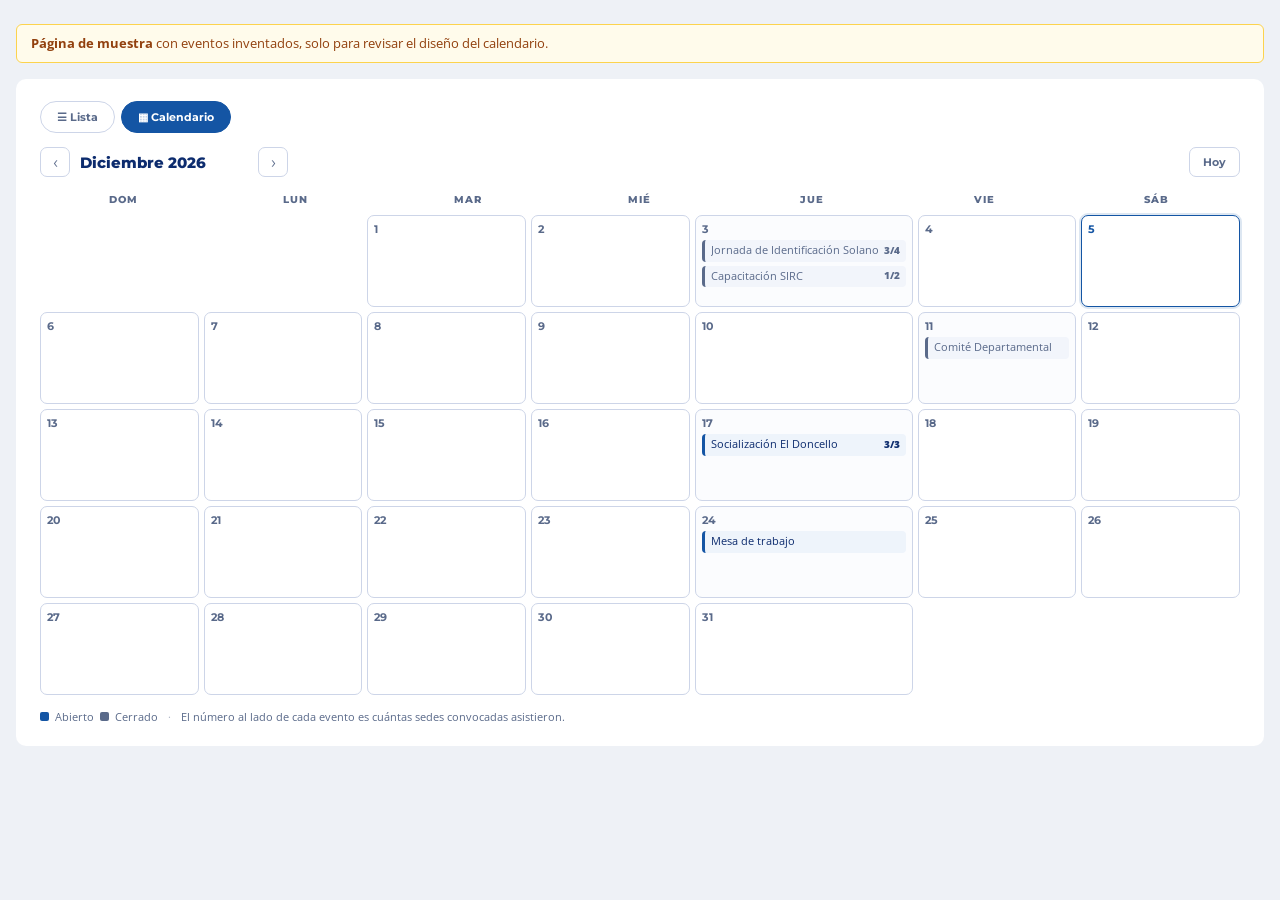
<file: vistas/demo-calendario.html>
<!DOCTYPE html>
<html lang="es">
  <head>
    <meta charset="UTF-8" />
    <meta name="viewport" content="width=device-width, initial-scale=1.0" />
    <title>Muestra · Calendario de eventos</title>
    <link
      href="https://fonts.googleapis.com/css2?family=Montserrat:wght@600;700;800;900&family=Open+Sans:wght@400;600;700&display=swap"
      rel="stylesheet"
    />
    <link rel="stylesheet" href="../css/styles.css" />
    <link rel="stylesheet" href="../css/admin.css" />
    <style>
      body { background: #eef1f6; }
      .demo-wrap { max-width: 1400px; margin: 24px auto; padding: 0 16px; }
      .demo-card { background: #fff; border-radius: 10px; padding: 22px 24px; }
      .demo-aviso {
        font-size: 12.5px; color: #92400e; background: #fffbeb;
        border: 1.5px solid #fcd34d; border-radius: 6px;
        padding: 10px 14px; margin-bottom: 16px;
      }
    </style>
  </head>
  <body>
    <div class="demo-wrap">
      <p class="demo-aviso">
        <strong>Página de muestra</strong> con eventos inventados, solo para
        revisar el diseño del calendario.
      </p>
      <div class="demo-card">
        <div class="vista-toggle">
          <button class="vista-btn" id="vistaLista">☰ Lista</button>
          <button class="vista-btn activa" id="vistaCalendario">▦ Calendario</button>
        </div>

        <div class="cal-cabeza">
          <button class="cal-nav" onclick="mover(-1)">‹</button>
          <span class="cal-mes" id="calMes">—</span>
          <button class="cal-nav" onclick="mover(1)">›</button>
          <button class="cal-hoy" onclick="mover(0)">Hoy</button>
        </div>
        <div class="cal-dias" id="calDias"></div>
        <div class="cal-rejilla" id="calRejilla"></div>
        <p class="cal-leyenda">
          <span class="cal-punto abierto"></span> Abierto
          <span class="cal-punto cerrado"></span> Cerrado
          <span class="cal-sep">·</span>
          El número al lado de cada evento es cuántas sedes convocadas asistieron.
        </p>
      </div>
    </div>

    <script type="module">
      import {
        mesDeHoy, sumarMeses, nombreMes, pintarDiasSemana, pintarMes,
      } from "../js/calendario.js";

      // Fechas del mes en curso, para que la muestra sirva siempre
      const hoy = new Date();
      const dia = (n) => {
        const d = new Date(hoy.getFullYear(), hoy.getMonth(), n);
        return [d.getFullYear(), String(d.getMonth() + 1).padStart(2, "0"),
                String(d.getDate()).padStart(2, "0")].join("-");
      };

      const ITEMS = [
        { ev: { id: "1", nombre: "Jornada de Identificación Solano", fechaISO: dia(3),
                jornada: "Completa", cerrado: true, convocaSedes: ["a","b","c","d"] },
          regsDocs: [{ dependencia: "a" }, { dependencia: "b" }, { dependencia: "c" }] },
        { ev: { id: "2", nombre: "Capacitación SIRC", fechaISO: dia(3),
                jornada: "Mañana", cerrado: true, convocaSedes: ["a","b"] },
          regsDocs: [{ dependencia: "a" }] },
        { ev: { id: "3", nombre: "Comité Departamental", fechaISO: dia(11),
                jornada: "Tarde", cerrado: true }, regsDocs: [] },
        { ev: { id: "4", nombre: "Socialización El Doncello", fechaISO: dia(17),
                jornada: "Mañana", cerrado: false, convocaSedes: ["a","b","c"] },
          regsDocs: [{ dependencia: "a" }, { dependencia: "b" }, { dependencia: "c" }] },
        { ev: { id: "5", nombre: "Mesa de trabajo", fechaISO: dia(24),
                jornada: "Completa", cerrado: false }, regsDocs: [] },
        { ev: { id: "6", nombre: "Mes pasado (no debe verse)",
                fechaISO: dia(-5), cerrado: true }, regsDocs: [] },
      ];

      const cump = (ev) => {
        const s = ev.convocaSedes || [];
        if (!s.length) return "";
        const it = ITEMS.find((x) => x.ev.id === ev.id);
        const pres = new Set(it.regsDocs.map((r) => r.dependencia));
        return `${s.filter((x) => pres.has(x)).length}/${s.length}`;
      };

      let mes = mesDeHoy();
      window.abrirEventoDesdeCalendario = (id) =>
        alert("En el panel real abre los registros del evento " + id);
      window.mover = (n) => {
        mes = n === 0 ? mesDeHoy() : sumarMeses(mes, n);
        pintar();
      };
      function pintar() {
        document.getElementById("calMes").textContent = nombreMes(mes);
        pintarDiasSemana("calDias");
        pintarMes("calRejilla", mes, ITEMS, cump);
      }
      pintar();
    </script>
  </body>
</html>
</file>
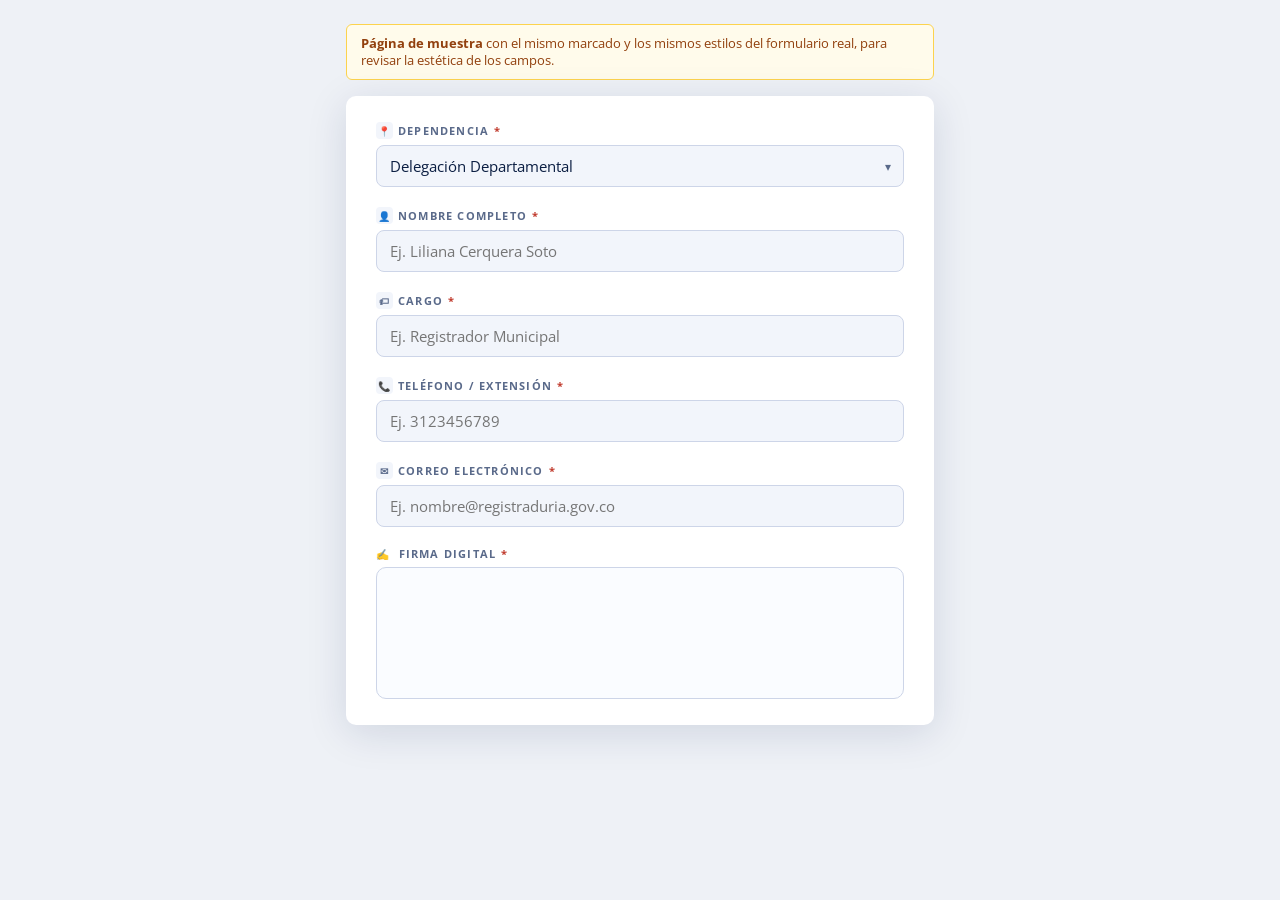
<file: vistas/demo-campos-sgft07.html>
<!DOCTYPE html>
<html lang="es">
  <head>
    <meta charset="UTF-8" />
    <meta name="viewport" content="width=device-width, initial-scale=1.0" />
    <title>Muestra · Campos del SGFT07</title>
    <link
      href="https://fonts.googleapis.com/css2?family=Montserrat:wght@600;700;800;900&family=Open+Sans:wght@400;600;700&display=swap"
      rel="stylesheet"
    />
    <link rel="stylesheet" href="../css/styles.css" />
    <link rel="stylesheet" href="../css/asistencia.css" />
    <style>
      body { background: #eef1f6; }
      .demo-wrap { max-width: 620px; margin: 24px auto; padding: 0 16px; }
      .demo-aviso {
        font-size: 12.5px; color: #92400e; background: #fffbeb;
        border: 1.5px solid #fcd34d; border-radius: 6px;
        padding: 10px 14px; margin-bottom: 16px;
      }
      .card { background: #fff; border-radius: 10px; }
    </style>
  </head>
  <body>
    <div class="demo-wrap">
      <p class="demo-aviso">
        <strong>Página de muestra</strong> con el mismo marcado y los mismos
        estilos del formulario real, para revisar la estética de los campos.
      </p>

      <div class="card">
        <div class="card-body" id="formBody">
          <div class="field">
            <label><span class="ico">📍</span> Dependencia <span class="req">*</span></label>
            <div class="select-wrap">
              <select id="dependencia">
                <option>Delegación Departamental</option>
              </select>
            </div>
          </div>

          <div class="field">
            <label><span class="ico">👤</span> Nombre completo <span class="req">*</span></label>
            <input type="text" id="nombre" autocomplete="off" placeholder="Ej. Liliana Cerquera Soto" />
          </div>

          <div id="camposSGFT07">
            <div class="field">
              <label><span class="ico">🏷</span> Cargo <span class="req">*</span></label>
              <input type="text" id="cargo" maxlength="60" autocomplete="off"
                placeholder="Ej. Registrador Municipal" />
            </div>
            <div class="field">
              <label><span class="ico">📞</span> Teléfono / extensión <span class="req">*</span></label>
              <input type="text" id="telefono" maxlength="15" inputmode="numeric"
                autocomplete="off" placeholder="Ej. 3123456789" />
            </div>
            <div class="field">
              <label><span class="ico">✉</span> Correo electrónico <span class="req">*</span></label>
              <input type="email" id="correo" maxlength="60" autocomplete="off"
                placeholder="Ej. nombre@registraduria.gov.co" />
            </div>
          </div>

          <div class="field">
            <label>✍️ &nbsp;Firma digital <span class="req">*</span></label>
            <div class="canvas-wrap"><canvas width="540" height="130"></canvas></div>
          </div>
        </div>
      </div>
    </div>

    <script type="module">
      // Mismas reglas del formulario real
      const SOLO_LETRAS = /[^a-zA-ZáéíóúÁÉÍÓÚüÜñÑ\s]/g;
      const PARTICULAS = ["de", "del", "la", "las", "los", "y", "e", "da", "do"];
      const comoNombrePropio = (t) => String(t || "").toLowerCase().split(" ")
        .map((p, i) => (!p ? p : i > 0 && PARTICULAS.includes(p) ? p : p[0].toUpperCase() + p.slice(1)))
        .join(" ");
      const comoOracion = (t) => { const l = String(t || "").toLowerCase();
        return l ? l[0].toUpperCase() + l.slice(1) : l; };

      const nombre = document.getElementById("nombre");
      nombre.addEventListener("input", () => {
        const pos = nombre.selectionStart;
        nombre.value = comoNombrePropio(nombre.value.replace(SOLO_LETRAS, ""));
        nombre.setSelectionRange(pos, pos);
      });

      const cargo = document.getElementById("cargo");
      cargo.addEventListener("input", () => {
        const pos = cargo.selectionStart;
        const filtrado = cargo.value.replace(SOLO_LETRAS, "");
        const limpio = comoOracion(filtrado);
        if (limpio === cargo.value) return;
        cargo.value = limpio;
        const quitados = cargo.value.length === filtrado.length ? 0 : 1;
        cargo.setSelectionRange(pos - quitados, pos - quitados);
      });
      const tel = document.getElementById("telefono");
      tel.addEventListener("input", () => {
        tel.value = tel.value.replace(/[^0-9]/g, "");
      });
    </script>
  </body>
</html>
</file>
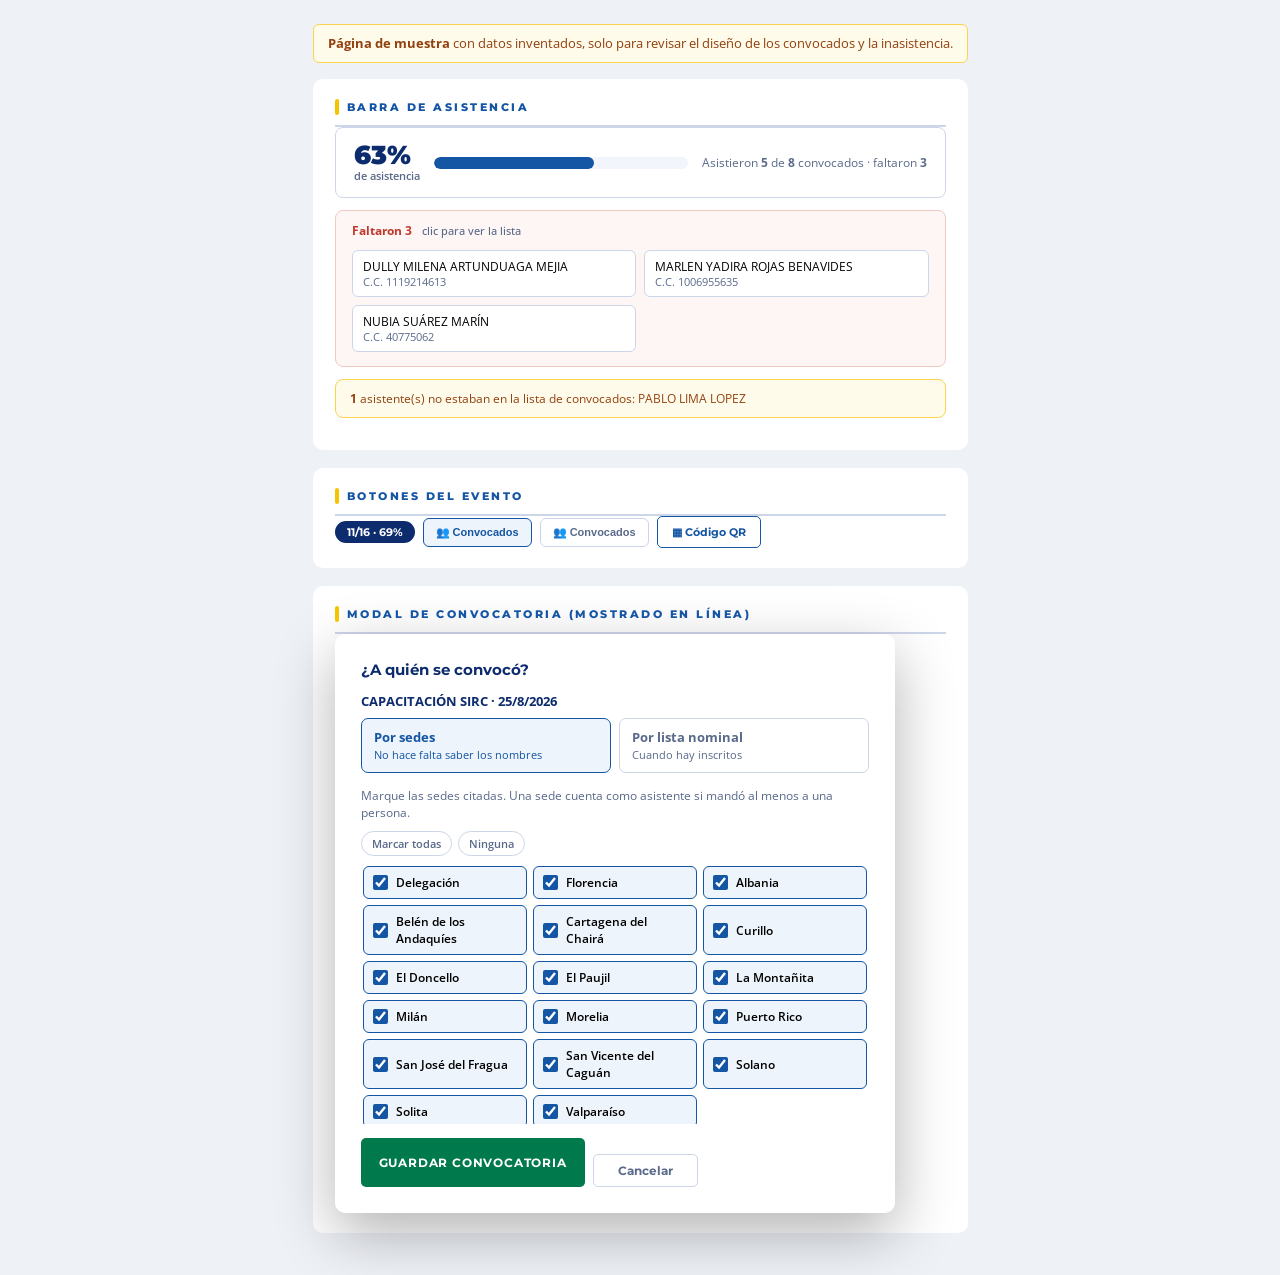
<file: vistas/demo-convocados.html>
<!DOCTYPE html>
<html lang="es">
  <head>
    <meta charset="UTF-8" />
    <meta name="viewport" content="width=device-width, initial-scale=1.0" />
    <title>Muestra · Convocados e inasistencia</title>
    <link
      href="https://fonts.googleapis.com/css2?family=Montserrat:wght@600;700;800;900&family=Open+Sans:wght@400;600;700&display=swap"
      rel="stylesheet"
    />
    <link rel="stylesheet" href="../css/styles.css" />
    <link rel="stylesheet" href="../css/admin.css" />
    <style>
      body { background: #eef1f6; }
      .demo-wrap { max-width: 940px; margin: 24px auto; padding: 0 16px; }
      .demo-card { background: #fff; border-radius: 10px; padding: 20px 22px; margin-bottom: 18px; }
      .demo-aviso {
        font-size: 12.5px; color: #92400e; background: #fffbeb;
        border: 1.5px solid #fcd34d; border-radius: 6px;
        padding: 10px 14px; margin-bottom: 16px;
      }
    </style>
  </head>
  <body>
    <div class="demo-wrap">
      <p class="demo-aviso">
        <strong>Página de muestra</strong> con datos inventados, solo para revisar
        el diseño de los convocados y la inasistencia.
      </p>

      <div class="demo-card">
        <div class="section-title">Barra de asistencia</div>
        <div id="panelInasistencia">
          <div class="asis-barra">
            <div class="asis-cifra">
              <b id="asisPorcentaje">—</b>
              <span>de asistencia</span>
            </div>
            <div class="asis-pista"><span class="asis-llena" id="asisLlena"></span></div>
            <div class="asis-detalle" id="asisDetalle">—</div>
          </div>
          <details class="faltantes-caja" id="faltantesCaja" open>
            <summary>
              <span id="faltantesTitulo">Faltaron</span>
              <span class="faltantes-hint">clic para ver la lista</span>
            </summary>
            <div class="faltantes-lista" id="faltantesLista"></div>
          </details>
          <div class="extras-aviso" id="extrasAviso" style="display: none"></div>
        </div>
      </div>

      <div class="demo-card">
        <div class="section-title">Botones del evento</div>
        <div class="ev-item-actions" style="display: flex; gap: 8px; flex-wrap: wrap; align-items: center">
          <span class="ev-count">11/16 · 69%</span>
          <button class="btn-convocados con-lista">👥 Convocados</button>
          <button class="btn-convocados">👥 Convocados</button>
          <button class="btn-qr">▦ Código QR</button>
        </div>
      </div>

      <div class="demo-card">
        <div class="section-title">Modal de convocatoria (mostrado en línea)</div>
        <div class="modal-box modal-ancho" style="position: static; transform: none">
          <h3>¿A quién se convocó?</h3>
          <div class="conv-evento" id="convEvento">CAPACITACIÓN SIRC · 25/8/2026</div>

          <div class="conv-modos">
            <button class="conv-modo activa" id="modoSedes" onclick="modo('sedes')">
              Por sedes <small>No hace falta saber los nombres</small>
            </button>
            <button class="conv-modo" id="modoLista" onclick="modo('lista')">
              Por lista nominal <small>Cuando hay inscritos</small>
            </button>
          </div>

          <div id="bloqueSedes">
            <p class="conv-ayuda">
              Marque las sedes citadas. Una sede cuenta como asistente si mandó
              al menos a una persona.
            </p>
            <div class="conv-atajos">
              <button onclick="marcarTodas(true)">Marcar todas</button>
              <button onclick="marcarTodas(false)">Ninguna</button>
            </div>
            <div class="sedes-grid" id="sedesGrid"></div>
          </div>

          <div id="bloqueLista" style="display: none">
          <p class="conv-ayuda">
            Pegue aquí la lista de quienes fueron convocados: una persona por
            línea, con la cédula primero. Sirve copiar y pegar desde Excel o Word.
          </p>
          <textarea id="convTexto" rows="7" spellcheck="false" oninput="previsualizar()"></textarea>
          <div class="conv-resumen" id="convResumen">Aún no ha pegado ninguna lista.</div>
          </div>
          <div class="conv-acciones">
            <button class="btn-verde">Guardar convocatoria</button>
            <button class="modal-close">Cancelar</button>
          </div>
        </div>
      </div>
    </div>

    <script type="module">
      import { SEDES, sedeCorta } from "../js/sedes.js";

      // Cuadrícula de sedes, igual que en el panel
      document.getElementById("sedesGrid").innerHTML = SEDES.map(
        (s, i) => `<label class="sede-item">
          <input type="checkbox" value="${s.nombre}" id="sede_${i}" checked>
          <span>${sedeCorta(s.nombre)}</span></label>`,
      ).join("");

      window.marcarTodas = (v) =>
        document
          .querySelectorAll("#sedesGrid input")
          .forEach((c) => (c.checked = v));

      window.modo = (m) => {
        const esSedes = m === "sedes";
        document.getElementById("bloqueSedes").style.display = esSedes ? "block" : "none";
        document.getElementById("bloqueLista").style.display = esSedes ? "none" : "block";
        document.getElementById("modoSedes").classList.toggle("activa", esSedes);
        document.getElementById("modoLista").classList.toggle("activa", !esSedes);
      };

      // Se reusa el mismo código del panel, extraído a mano para la muestra
      const CONVOCADOS = [
        ["1015555555", "JUAN CAMILO POLANCO VASQUEZ"],
        ["40771154", "LILIANA CERQUERA SOTO"],
        ["17638546", "LÍDER ANTONIO FAJARDO BARRERA"],
        ["1119214613", "DULLY MILENA ARTUNDUAGA MEJIA"],
        ["1006955635", "MARLEN YADIRA ROJAS BENAVIDES"],
        ["40775062", "NUBIA SUÁREZ MARÍN"],
        ["40089095", "ROSA ELVIRA DIAZ"],
        ["6802313", "EDWIN JAVIER RAMIREZ ROJAS"],
      ].map(([cedula, nombre]) => ({ cedula, nombre }));

      // Llegaron 5 de los 8, y un colado que no estaba convocado
      const REGISTROS = [
        { cedula: "1015555555", nombre: "JUAN CAMILO POLANCO VASQUEZ" },
        { cedula: "40771154", nombre: "LILIANA CERQUERA SOTO" },
        { cedula: "17638546", nombre: "LÍDER ANTONIO FAJARDO BARRERA" },
        { cedula: "40089095", nombre: "ROSA ELVIRA DIAZ" },
        { cedula: "6802313", nombre: "EDWIN JAVIER RAMIREZ ROJAS" },
        { cedula: "9999999", nombre: "PABLO LIMA LOPEZ" },
      ];

      const asistieronSet = new Set(REGISTROS.map((r) => String(r.cedula).trim()));
      const faltaron = CONVOCADOS.filter((c) => !asistieronSet.has(c.cedula));
      const convSet = new Set(CONVOCADOS.map((c) => c.cedula));
      const noConvocados = REGISTROS.filter((r) => !convSet.has(String(r.cedula).trim()));

      const asistieron = CONVOCADOS.length - faltaron.length;
      const pct = Math.round((asistieron / CONVOCADOS.length) * 100);

      document.getElementById("asisPorcentaje").textContent = pct + "%";
      document.getElementById("asisLlena").style.width = pct + "%";
      document.getElementById("asisDetalle").innerHTML =
        `Asistieron <strong>${asistieron}</strong> de <strong>${CONVOCADOS.length}</strong> convocados · faltaron <strong>${faltaron.length}</strong>`;
      document.getElementById("faltantesTitulo").textContent = `Faltaron ${faltaron.length}`;
      document.getElementById("faltantesLista").innerHTML = faltaron
        .map((f) => `<div class="falt-item"><span>${f.nombre}</span><small>C.C. ${f.cedula}</small></div>`)
        .join("");
      const extras = document.getElementById("extrasAviso");
      extras.style.display = "block";
      extras.innerHTML =
        `<strong>${noConvocados.length}</strong> asistente(s) no estaban en la lista de convocados: ` +
        noConvocados.map((r) => r.nombre).join(", ");

      // Previsualización del pegado
      window.previsualizar = function () {
        const texto = document.getElementById("convTexto").value;
        const vistas = new Set();
        const personas = [];
        const descartadas = [];
        texto.split(/\r?\n/).forEach((cruda) => {
          const linea = cruda.trim();
          if (!linea) return;
          const limpia = linea.replace(/^\s*\d{1,3}\s*[.)-]\s+/, "");
          const nums = (limpia.match(/[\d][\d.,]*/g) || [])
            .map((n) => n.replace(/[.,]/g, ""))
            .filter((n) => n.length >= 4 && n.length <= 12);
          if (!nums.length) return descartadas.push(linea);
          const cedula = nums.sort((a, b) => b.length - a.length)[0];
          const nombre = limpia
            .replace(/[\d][\d.,]*/g, " ").replace(/[;|\t]+/g, " ")
            .replace(/\s{2,}/g, " ").replace(/^[\s,.\-–]+|[\s,.\-–]+$/g, "").trim();
          if (vistas.has(cedula)) return;
          vistas.add(cedula);
          personas.push({ cedula, nombre: nombre || "(sin nombre)" });
        });
        const caja = document.getElementById("convResumen");
        if (!personas.length && !descartadas.length) {
          caja.className = "conv-resumen";
          caja.textContent = "Aún no ha pegado ninguna lista.";
          return;
        }
        const aviso = descartadas.length
          ? `<div class="conv-aviso">${descartadas.length} línea(s) sin cédula reconocible, se van a ignorar:
             <em>${descartadas.slice(0, 3).map((l) => l.slice(0, 40)).join(" · ")}</em></div>` : "";
        caja.className = "conv-resumen con-datos";
        caja.innerHTML =
          `<strong>${personas.length}</strong> convocado(s) reconocido(s).` +
          `<div class="conv-muestra">${personas.slice(0, 4).map((p) => `${p.cedula} · ${p.nombre}`).join("<br>")}${personas.length > 4 ? "<br>…" : ""}</div>` + aviso;
      };

      document.getElementById("convTexto").value =
        "LISTADO DE CONVOCADOS\n1. 1015555555 JUAN CAMILO POLANCO\n2. 40.771.154 LILIANA CERQUERA SOTO\n17638546\tLÍDER ANTONIO FAJARDO\nCAPACITACION SIRC";
      previsualizar();
    </script>
  </body>
</html>
</file>
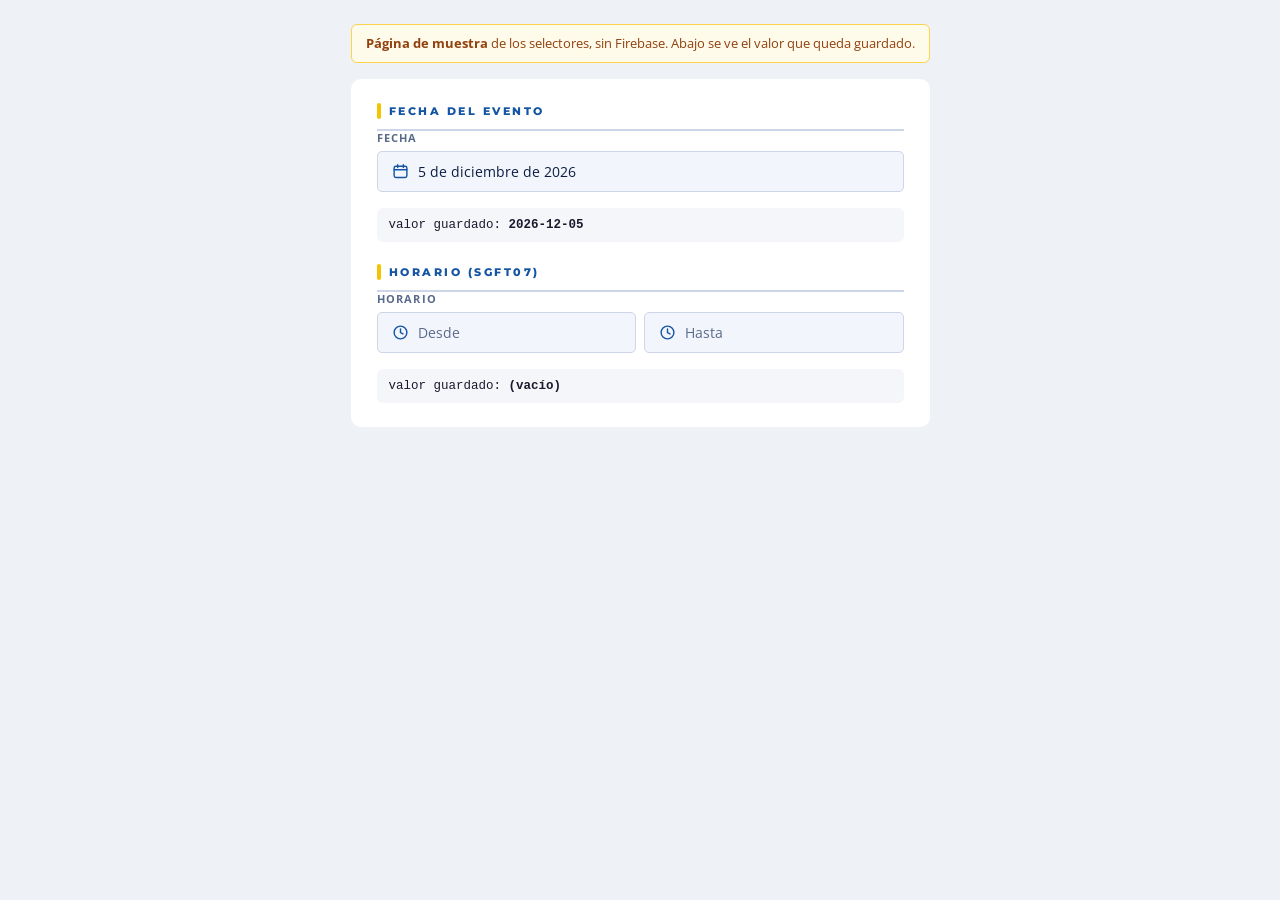
<file: vistas/demo-selectores.html>
<!DOCTYPE html>
<html lang="es">
  <head>
    <meta charset="UTF-8" />
    <meta name="viewport" content="width=device-width, initial-scale=1.0" />
    <title>Muestra · Selectores de fecha y horario</title>
    <link
      href="https://fonts.googleapis.com/css2?family=Montserrat:wght@600;700;800;900&family=Open+Sans:wght@400;600;700&display=swap"
      rel="stylesheet"
    />
    <link rel="stylesheet" href="../css/styles.css" />
    <link rel="stylesheet" href="../css/admin.css" />
    <style>
      body { background: #eef1f6; }
      .demo-wrap { max-width: 760px; margin: 24px auto; padding: 0 16px; }
      .demo-card { background: #fff; border-radius: 10px; padding: 24px 26px; }
      .demo-aviso {
        font-size: 12.5px; color: #92400e; background: #fffbeb;
        border: 1.5px solid #fcd34d; border-radius: 6px;
        padding: 10px 14px; margin-bottom: 16px;
      }
      .demo-valor {
        font-family: "Courier New", monospace; font-size: 12.5px;
        background: #f4f6f9; border-radius: 6px; padding: 10px 12px;
        margin-top: 10px; color: #1a1a2e;
      }
      .form-grid { margin-bottom: 8px; }
    </style>
  </head>
  <body>
    <div class="demo-wrap">
      <p class="demo-aviso">
        <strong>Página de muestra</strong> de los selectores, sin Firebase.
        Abajo se ve el valor que queda guardado.
      </p>

      <div class="demo-card">
        <div class="section-title">Fecha del evento</div>
        <div class="field" style="margin-bottom: 22px">
          <label>Fecha</label>
          <input type="date" id="evFecha" min="" />
          <div class="demo-valor">valor guardado: <b id="valFecha">—</b></div>
        </div>

        <div class="section-title">Horario (SGFT07)</div>
        <div class="field">
          <label>Horario</label>
          <input type="text" id="evHorario" />
          <div class="demo-valor">valor guardado: <b id="valHorario">—</b></div>
        </div>
      </div>
    </div>

    <script type="module">
      import { montarSelectorFecha, montarSelectorHorario } from "../js/selectores.js";

      const hoy = new Date();
      document.getElementById("evFecha").value = [
        hoy.getFullYear(),
        String(hoy.getMonth() + 1).padStart(2, "0"),
        String(hoy.getDate()).padStart(2, "0"),
      ].join("-");

      window._selFecha = montarSelectorFecha("evFecha");
      window._selHorario = montarSelectorHorario("evHorario");

      // Mostrar en vivo lo que queda guardado
      setInterval(() => {
        document.getElementById("valFecha").textContent =
          document.getElementById("evFecha").value || "(vacío)";
        document.getElementById("valHorario").textContent =
          document.getElementById("evHorario").value || "(vacío)";
      }, 200);
    </script>
  </body>
</html>
</file>
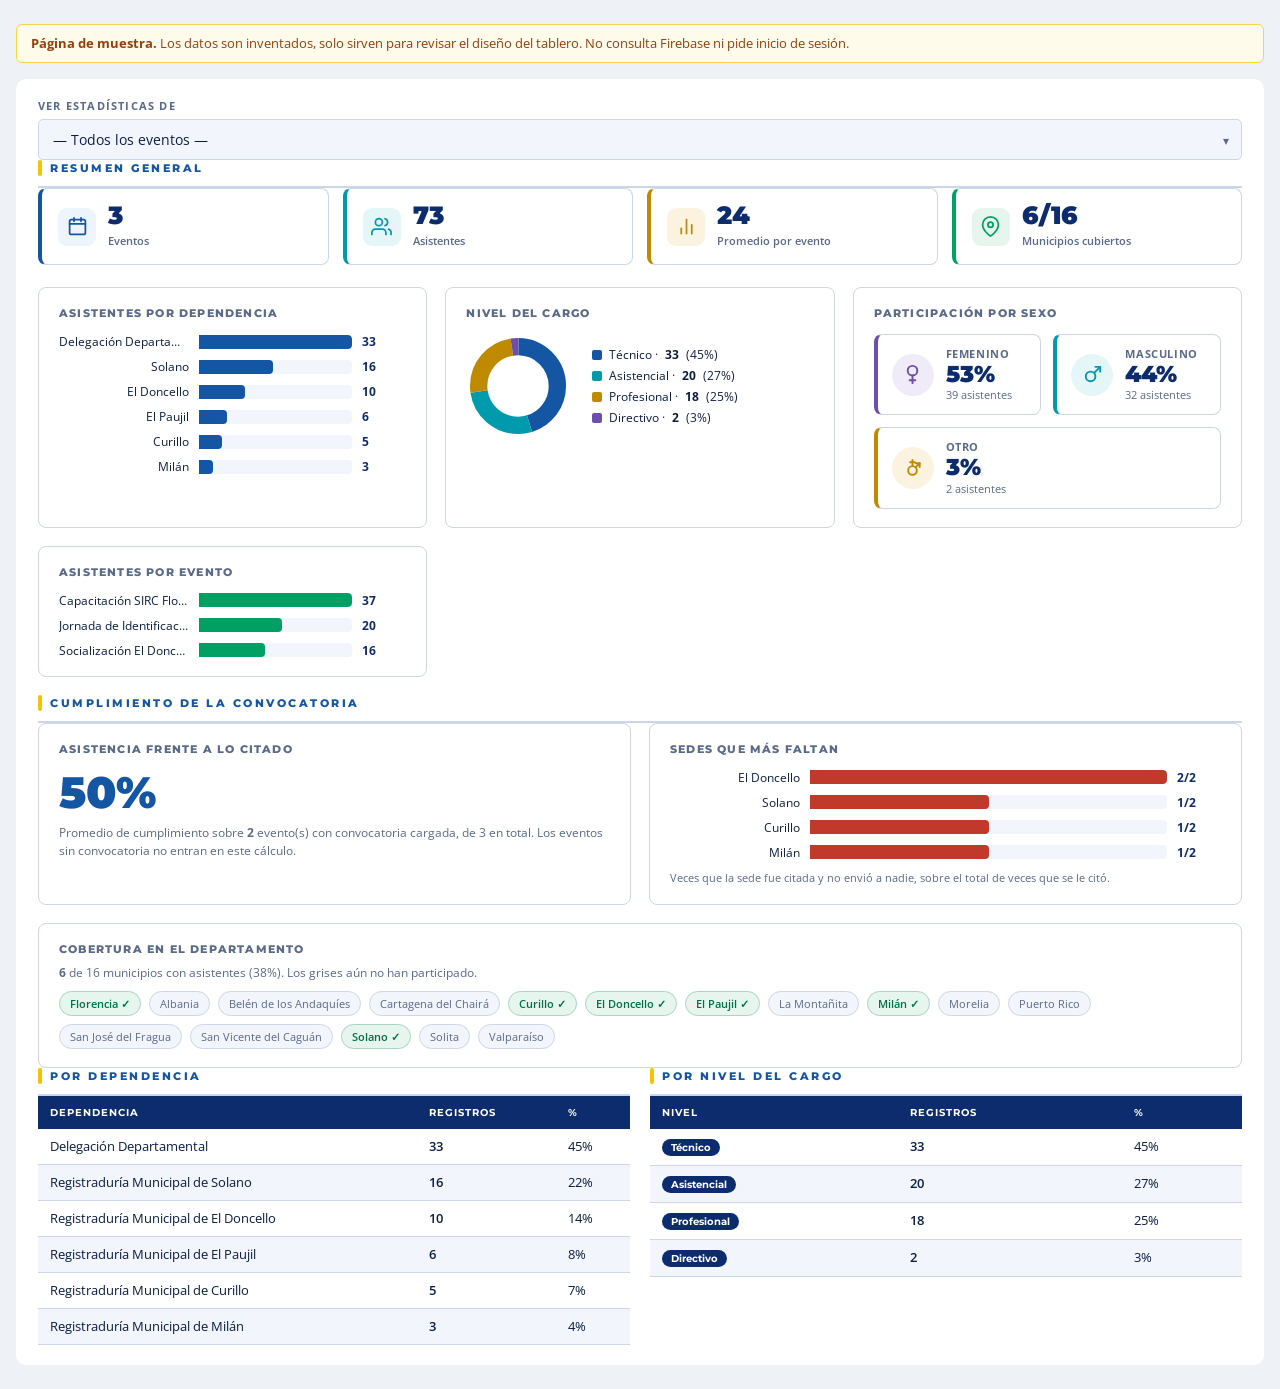
<file: vistas/demo-tablero.html>
<!DOCTYPE html>
<html lang="es">
  <head>
    <meta charset="UTF-8" />
    <meta name="viewport" content="width=device-width, initial-scale=1.0" />
    <title>Muestra del tablero de estadísticas</title>
    <link rel="preconnect" href="https://fonts.googleapis.com" />
    <link rel="preconnect" href="https://fonts.gstatic.com" crossorigin />
    <link
      href="https://fonts.googleapis.com/css2?family=Montserrat:wght@600;700;800&family=Open+Sans:wght@400;600;700&display=swap"
      rel="stylesheet"
    />
    <link rel="stylesheet" href="../css/styles.css" />
    <link rel="stylesheet" href="../css/admin.css" />
    <style>
      /* Solo para la muestra: encuadre sencillo, sin la barra del panel */
      body { background: #eef1f6; }
      .demo-wrap { max-width: 1400px; margin: 24px auto; padding: 0 16px; }
      .demo-aviso {
        font-size: 12.5px; color: #92400e; background: #fffbeb;
        border: 1.5px solid #fcd34d; border-radius: 6px;
        padding: 10px 14px; margin-bottom: 16px;
      }
      .demo-card { background: #fff; border-radius: 10px; padding: 20px 22px; }
    </style>
  </head>
  <body>
    <div class="demo-wrap">
      <p class="demo-aviso">
        <strong>Página de muestra.</strong> Los datos son inventados, solo sirven para
        revisar el diseño del tablero. No consulta Firebase ni pide inicio de sesión.
      </p>

      <div class="demo-card">
        <div class="field">
          <label>Ver estadísticas de</label>
          <div class="select-wrap">
            <select id="statFiltroEvento"></select>
          </div>
        </div>

        <div class="section-title">Resumen general</div>
        <div class="kpi-grid">
          <div class="kpi kpi-azul">
            <div class="kpi-ico" aria-hidden="true">
              <svg viewBox="0 0 24 24" fill="none" stroke="currentColor" stroke-width="2" stroke-linecap="round">
                <rect x="3" y="4" width="18" height="17" rx="2" />
                <line x1="3" y1="9" x2="21" y2="9" /><line x1="8" y1="2" x2="8" y2="6" /><line x1="16" y1="2" x2="16" y2="6" />
              </svg>
            </div>
            <div class="kpi-txt"><b id="statEventos">—</b><span>Eventos</span></div>
          </div>
          <div class="kpi kpi-teal">
            <div class="kpi-ico" aria-hidden="true">
              <svg viewBox="0 0 24 24" fill="none" stroke="currentColor" stroke-width="2" stroke-linecap="round">
                <path d="M17 21v-2a4 4 0 0 0-4-4H5a4 4 0 0 0-4 4v2" />
                <circle cx="9" cy="7" r="4" /><path d="M23 21v-2a4 4 0 0 0-3-3.87" /><path d="M16 3.13a4 4 0 0 1 0 7.75" />
              </svg>
            </div>
            <div class="kpi-txt"><b id="statTotal">—</b><span>Asistentes</span></div>
          </div>
          <div class="kpi kpi-ambar">
            <div class="kpi-ico" aria-hidden="true">
              <svg viewBox="0 0 24 24" fill="none" stroke="currentColor" stroke-width="2" stroke-linecap="round">
                <line x1="18" y1="20" x2="18" y2="10" /><line x1="12" y1="20" x2="12" y2="4" /><line x1="6" y1="20" x2="6" y2="14" />
              </svg>
            </div>
            <div class="kpi-txt"><b id="statPromedio">—</b><span>Promedio por evento</span></div>
          </div>
          <div class="kpi kpi-verde">
            <div class="kpi-ico" aria-hidden="true">
              <svg viewBox="0 0 24 24" fill="none" stroke="currentColor" stroke-width="2" stroke-linecap="round">
                <path d="M21 10c0 7-9 13-9 13s-9-6-9-13a9 9 0 0 1 18 0z" /><circle cx="12" cy="10" r="3" />
              </svg>
            </div>
            <div class="kpi-txt"><b id="statMunicipios">—</b><span>Municipios cubiertos</span></div>
          </div>
        </div>

        <div class="graf-grid">
          <div class="graf-panel">
            <h4 class="graf-titulo">Asistentes por dependencia</h4>
            <div id="grafDependencia" class="graf-barras"></div>
          </div>
          <div class="graf-panel">
            <h4 class="graf-titulo">Nivel del cargo</h4>
            <div id="grafNivel" class="graf-dona"></div>
          </div>
          <div class="graf-panel">
            <h4 class="graf-titulo">Participación por sexo</h4>
            <div id="grafSexo" class="graf-barras"></div>
          </div>
          <div class="graf-panel" id="panelGrafEvento">
            <h4 class="graf-titulo">Asistentes por evento</h4>
            <div id="grafEvento" class="graf-barras"></div>
          </div>
        </div>

        <div id="panelCumplimiento" style="display: none">
          <div class="section-title">Cumplimiento de la convocatoria</div>
          <div class="graf-grid">
            <div class="graf-panel cump-resumen">
              <h4 class="graf-titulo">Asistencia frente a lo citado</h4>
              <div class="cump-cifra"><b id="cumpPorcentaje">—</b></div>
              <p class="graf-nota" id="cumpNota">—</p>
            </div>
            <div class="graf-panel">
              <h4 class="graf-titulo">Sedes que más faltan</h4>
              <div id="grafInasistencia" class="graf-barras"></div>
              <p class="graf-pie">
                Veces que la sede fue citada y no envió a nadie, sobre el total
                de veces que se le citó.
              </p>
            </div>
          </div>
        </div>

        <div class="graf-panel" id="panelCobertura">
          <h4 class="graf-titulo">Cobertura en el departamento</h4>
          <p class="graf-nota" id="coberturaResumen">—</p>
          <div id="grafCobertura" class="cobertura-chips"></div>
        </div>

        <div class="tablas-duo">
          <div>
            <div class="section-title">Por dependencia</div>
            <table class="tabla">
              <thead><tr><th>Dependencia</th><th>Registros</th><th>%</th></tr></thead>
              <tbody id="statDepTabla"></tbody>
            </table>
          </div>
          <div>
            <div class="section-title">Por nivel del cargo</div>
            <table class="tabla">
              <thead><tr><th>Nivel</th><th>Registros</th><th>%</th></tr></thead>
              <tbody id="statNivelTabla"></tbody>
            </table>
          </div>
        </div>
      </div>
    </div>

    <script type="module">
      import { pintarTablero } from "../js/tablero.js";

      // Dos de los tres eventos tienen convocatoria por sedes; el tercero
      // no, para ver que el cálculo lo deja fuera y lo dice
      const CITADAS = [
        "Delegación Departamental",
        "Registraduría Municipal de Solano",
        "Registraduría Municipal de Curillo",
        "Registraduría Municipal de Milán",
        "Registraduría Municipal de El Doncello",
      ];
      const EVENTOS = [
        { id: "e1", nombre: "Jornada de Identificación Solano", fecha: "2026-03-12", convocaSedes: CITADAS },
        { id: "e2", nombre: "Capacitación SIRC Florencia", fecha: "2026-04-08", convocaSedes: CITADAS },
        { id: "e3", nombre: "Socialización El Doncello", fecha: "2026-05-20" },
      ];

      // Datos inventados, repartidos para que se vean los cuatro gráficos
      const CRUDOS = [
        ["e1", "Registraduría Municipal de Solano", "Masculino", "Técnico", 9],
        ["e1", "Registraduría Municipal de Solano", "Femenino", "Asistencial", 7],
        ["e1", "Delegación Departamental", "Femenino", "Profesional", 4],
        ["e2", "Delegación Departamental", "Masculino", "Profesional", 12],
        ["e2", "Delegación Departamental", "Femenino", "Técnico", 15],
        ["e2", "Registraduría Municipal de Curillo", "Femenino", "Asistencial", 5],
        ["e2", "Registraduría Municipal de Milán", "Masculino", "Técnico", 3],
        ["e3", "Registraduría Municipal de El Doncello", "Femenino", "Directivo", 2],
        ["e3", "Registraduría Municipal de El Doncello", "Masculino", "Asistencial", 8],
        ["e3", "Registraduría Municipal de El Paujil", "Femenino", "Técnico", 6],
        ["e2", "Delegación Departamental", "Otro", "Profesional", 2],
      ];

      const REGISTROS = [];
      CRUDOS.forEach(([evId, dependencia, sexo, nivel, veces]) => {
        const ev = EVENTOS.find((e) => e.id === evId);
        for (let i = 0; i < veces; i++) {
          REGISTROS.push({ eventoId: evId, eventoNombre: ev.nombre, dependencia, sexo, nivel });
        }
      });

      const sel = document.getElementById("statFiltroEvento");
      sel.innerHTML =
        '<option value="">— Todos los eventos —</option>' +
        EVENTOS.map((e) => `<option value="${e.id}">${e.nombre} · ${e.fecha}</option>`).join("");
      sel.onchange = () => pintarTablero(EVENTOS, REGISTROS, sel.value);

      pintarTablero(EVENTOS, REGISTROS, "");
    </script>
  </body>
</html>
</file>
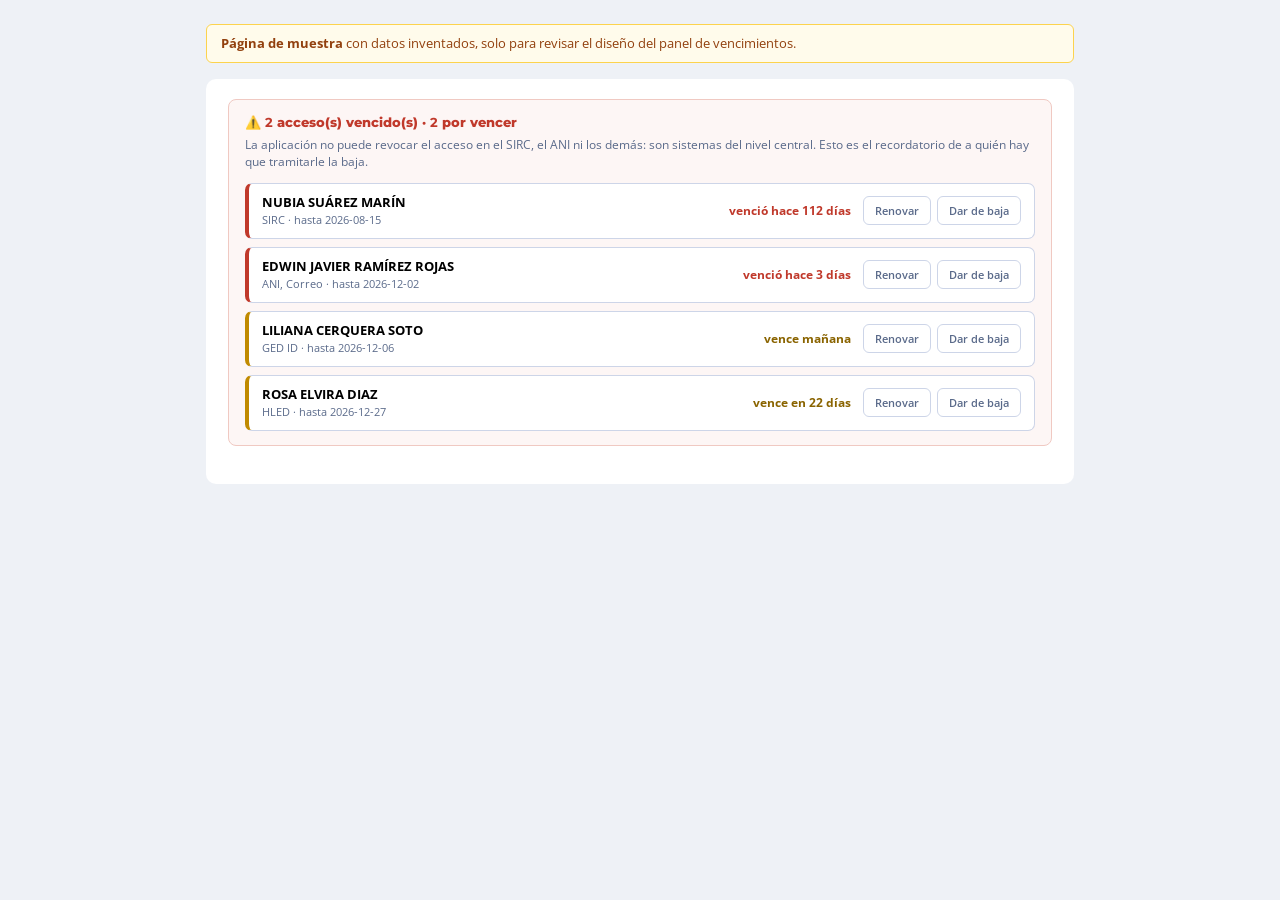
<file: vistas/demo-vencimientos.html>
<!DOCTYPE html>
<html lang="es">
  <head>
    <meta charset="UTF-8" />
    <meta name="viewport" content="width=device-width, initial-scale=1.0" />
    <title>Muestra · Vencimiento de accesos</title>
    <link
      href="https://fonts.googleapis.com/css2?family=Montserrat:wght@600;700;800;900&family=Open+Sans:wght@400;600;700&display=swap"
      rel="stylesheet"
    />
    <link rel="stylesheet" href="../css/styles.css" />
    <link rel="stylesheet" href="../css/asistencia.css" />
    <link rel="stylesheet" href="../css/formularios.css" />
    <link rel="stylesheet" href="../css/usuarios.css" />
    <style>
      body { background: #eef1f6; }
      .demo-wrap { max-width: 900px; margin: 24px auto; padding: 0 16px; }
      .demo-card { background: #fff; border-radius: 10px; padding: 20px 22px; }
      .demo-aviso {
        font-size: 12.5px; color: #92400e; background: #fffbeb;
        border: 1.5px solid #fcd34d; border-radius: 6px;
        padding: 10px 14px; margin-bottom: 16px;
      }
    </style>
  </head>
  <body>
    <div class="demo-wrap">
      <p class="demo-aviso">
        <strong>Página de muestra</strong> con datos inventados, solo para revisar
        el diseño del panel de vencimientos.
      </p>
      <div class="demo-card">
        <div id="panelVencimientos"></div>
      </div>
    </div>

    <script type="module">
      import { revisarTodas, textoPlazo } from "../js/vigencias.js";

      const NOMBRES_SISTEMA = {
        correo: "Correo", ani: "ANI", webservice: "Web Service",
        gedid: "GED ID", gedrc: "GED RC", sirc: "SIRC", hled: "HLED",
      };

      // Fechas relativas a hoy, para que la muestra siga sirviendo mañana
      const enDias = (n) => {
        const d = new Date();
        d.setDate(d.getDate() + n);
        return [d.getFullYear(), String(d.getMonth() + 1).padStart(2, "0"),
                String(d.getDate()).padStart(2, "0")].join("-");
      };

      const SOLICITUDES = [
        { id: "1", nombres: "NUBIA", apellidos: "SUÁREZ MARÍN",
          vigenciaHasta: enDias(-112), sistemas: { sirc: { estado: "Activo" } } },
        { id: "2", nombres: "EDWIN JAVIER", apellidos: "RAMÍREZ ROJAS",
          vigenciaHasta: enDias(-3),
          sistemas: { ani: { estado: "Activo" }, correo: { estado: "Activo" } } },
        { id: "3", nombres: "LILIANA", apellidos: "CERQUERA SOTO",
          vigenciaHasta: enDias(1), sistemas: { gedid: { estado: "Activo" } } },
        { id: "4", nombres: "ROSA ELVIRA", apellidos: "DIAZ",
          vigenciaHasta: enDias(22),
          sistemas: { hled: { estado: "Activo" }, sirc: { estado: "Inactivo" } } },
        // No deben aparecer: uno ya inactivo y uno que vence lejos
        { id: "5", nombres: "NO", apellidos: "DEBE SALIR (inactivo)",
          vigenciaHasta: enDias(-50), sistemas: { sirc: { estado: "Inactivo" } } },
        { id: "6", nombres: "NO", apellidos: "DEBE SALIR (lejano)",
          vigenciaHasta: enDias(200), sistemas: { sirc: { estado: "Activo" } } },
      ];

      const { avisos, vencidos, porVencer } = revisarTodas(SOLICITUDES);
      const titulo = [
        vencidos ? `<strong>${vencidos}</strong> acceso(s) vencido(s)` : "",
        porVencer ? `<strong>${porVencer}</strong> por vencer` : "",
      ].filter(Boolean).join(" · ");

      document.getElementById("panelVencimientos").innerHTML = `
        <div class="venc-caja">
          <div class="venc-cabeza">⚠️ ${titulo}</div>
          <p class="venc-nota">
            La aplicación no puede revocar el acceso en el SIRC, el ANI ni los
            demás: son sistemas del nivel central. Esto es el recordatorio de a
            quién hay que tramitarle la baja.
          </p>
          ${avisos.map((a) => {
            const s = a.solicitud;
            const sistemas = a.activos.map((x) => NOMBRES_SISTEMA[x] || x).join(", ");
            return `<div class="venc-item ${a.estado}">
              <div class="venc-quien">
                <strong>${s.nombres} ${s.apellidos}</strong>
                <span>${sistemas} · hasta ${a.hasta}</span>
              </div>
              <span class="venc-plazo">${textoPlazo(a)}</span>
              <div class="venc-acciones">
                <button>Renovar</button>
                <button class="baja">Dar de baja</button>
              </div>
            </div>`;
          }).join("")}
        </div>`;
    </script>
  </body>
</html>
</file>
<file: css/styles.css>
/* ============================================================
   styles.css — Estilos compartidos
   Registraduría Nacional del Estado Civil · Delegación Caquetá
   Usado por: admin.html y asistencia.html
   ============================================================ */

@import url("https://fonts.googleapis.com/css2?family=Montserrat:wght@400;500;600;700;800;900&family=Open+Sans:wght@300;400;500;600&display=swap");

/* ══════════════════════════════════════════════
   VARIABLES GLOBALES
══════════════════════════════════════════════ */
:root {
  --azul-oscuro: #0b2252;
  --azul-nav: #0d2c6e;
  --azul-medio: #1a4080;
  --azul-boton: #1455a4;
  --azul-claro: #1e6bb8;
  --teal: #007a8a;
  --teal-lt: #009aad;
  --blanco: #ffffff;
  --gris-bg: #f2f5fb;
  --gris-bd: #cdd5e8;
  --gris-txt: #5a6a8a;
  --tinta: #0b1e42;
  --amarillo: #f5c400;
  --verde: #007a4d;
  --verde-bg: #e6f4ee;
  --error: #c0392b;
  --e26-azul: #0033a0;
  --e26-rojo: #ce1126;
  --e26-amarillo: #fcd116;
}

/* ══════════════════════════════════════════════
   RESET Y BODY
══════════════════════════════════════════════ */
*,
*::before,
*::after {
  box-sizing: border-box;
  margin: 0;
  padding: 0;
}

body {
  font-family: "Open Sans", sans-serif;
  min-height: 100vh;
  display: flex;
  flex-direction: column;
  align-items: center;
  background-image: url("/img/im2.png");
  background-size: cover;
  background-position: center;
  background-attachment: fixed;
  background-repeat: no-repeat;
}
body > * {
  position: relative;
  z-index: 1;
}

/* ══════════════════════════════════════════════
   BARRA SUPERIOR
══════════════════════════════════════════════ */
.top-bar {
  width: 100%;
  background-image: url("/img/im1.png");
  background: var(--azul-oscuro);
  border-bottom: 3px solid var(--amarillo);
  padding: 5px 0;
}
.top-bar-inner {
  max-width: 960px;
  margin: 0 auto;
  padding: 0 24px;
  display: flex;
  justify-content: space-between;
  align-items: center;
}
.top-bar-left {
  font-size: 10.5px;
  color: rgba(255, 255, 255, 0.5);
  letter-spacing: 0.5px;
  font-weight: 500;
}
.top-bar-right {
  font-size: 10px;
  color: rgba(255, 255, 255, 0.45);
  letter-spacing: 1px;
  text-transform: uppercase;
  display: flex;
  align-items: center;
  gap: 10px;
}
.top-bar-badge {
  font-family: "Montserrat", sans-serif;
  font-size: 9px;
  font-weight: 800;
  letter-spacing: 1.5px;
  text-transform: uppercase;
  padding: 3px 10px;
  border-radius: 2px;
}
.top-bar-badge.admin {
  background: var(--amarillo);
  color: var(--azul-oscuro);
}
.top-bar-badge.registro {
  background: var(--teal);
  color: #fff;
}

/* ══════════════════════════════════════════════
   admin
══════════════════════════════════════════════ */

.admin-badge {
  font-family: "Montserrat", sans-serif;
  font-size: 9px;
  font-weight: 800;
  letter-spacing: 1.5px;
  text-transform: uppercase;
  padding: 3px 10px;
  border-radius: 2px;
  background: var(--amarillo);
  color: #fff;
}

/* ══════════════════════════════════════════════
   HEADER
══════════════════════════════════════════════ */
.header {
  width: 100%;
  /* Color de respaldo: si la foto tarda o no carga, el header sigue azul */
  background-color: var(--azul-oscuro, #0b2252);
  background-image: url("/img/im1.png");
  background-size: cover;
  background-position: center;
  position: relative;
  overflow: hidden;
}
.header::before {
  content: "";
  position: absolute;
  inset: 0;
  background-image: url("data:image/svg+xml,%3Csvg width='60' height='60' viewBox='0 0 60 60' xmlns='http://www.w3.org/2000/svg'%3E%3Cg fill='none'%3E%3Cg fill='%23ffffff' fill-opacity='0.025'%3E%3Cpath d='M36 34v-4h-2v4h-4v2h4v4h2v-4h4v-2h-4zm0-30V0h-2v4h-4v2h4v4h2V6h4V4h-4zM6 34v-4H4v4H0v2h4v4h2v-4h4v-2H6zM6 4V0H4v4H0v2h4v4h2V6h4V4H6z'/%3E%3C/g%3E%3C/g%3E%3C/svg%3E");
  pointer-events: none;
}
.header::after {
  content: "";
  position: absolute;
  right: -80px;
  top: -80px;
  width: 320px;
  height: 320px;
  border-radius: 50%;
  background: radial-gradient(
    circle,
    rgba(0, 154, 173, 0.15) 0%,
    transparent 70%
  );
  pointer-events: none;
}
.header-main {
  max-width: 960px;
  margin: 0 auto;
  padding: 10px 28px;
  display: flex;
  align-items: center;
  gap: 20px;
  position: relative;
  z-index: 1;
}
.logo-wrap {
  flex-shrink: 0;
  width: 72px;
  height: 72px;
  border-radius: 50%;
  overflow: hidden;
  border: 2px solid rgba(255, 255, 255, 0.3);
  box-shadow: 0 4px 16px rgba(0, 0, 0, 0.35);
}
.logo-wrap img {
  width: 100%;
  height: 100%;
  object-fit: cover;
  display: block;
}
.header-text-group {
  flex: 1;
}
.org-name {
  font-family: "Montserrat", sans-serif;
  font-size: 9.5px;
  font-weight: 700;
  letter-spacing: 3px;
  text-transform: uppercase;
  color: rgba(255, 255, 255, 0.45);
  margin-bottom: 4px;
}
.header-titulo {
  font-family: "Montserrat", sans-serif;
  font-size: 21px;
  font-weight: 900;
  color: #fff;
  line-height: 1.15;
  letter-spacing: -0.3px;
}
.header-titulo span {
  color: var(--amarillo);
}
.header-subtitulo {
  font-size: 11.5px;
  font-weight: 400;
  color: rgba(255, 255, 255, 0.4);
  margin-top: 5px;
}
.ptft-badge {
  flex-shrink: 0;
  background: rgba(255, 255, 255, 0.07);
  border: 1px solid rgba(255, 255, 255, 0.15);
  border-radius: 6px;
  padding: 10px 16px;
  text-align: center;
}
.ptft-code {
  font-family: "Montserrat", sans-serif;
  font-size: 19px;
  font-weight: 900;
  color: var(--amarillo);
  display: block;
  line-height: 1;
  letter-spacing: 1px;
}
.ptft-ver {
  font-size: 9px;
  color: rgba(255, 255, 255, 0.3);
  letter-spacing: 1.5px;
  text-transform: uppercase;
  display: block;
  margin-top: 4px;
}

/* ══════════════════════════════════════════════
   NAV TABS (solo admin)
══════════════════════════════════════════════ */
.nav-wrap {
  max-width: 960px;
  margin: 0 auto;
  padding: 16px 28px 0;
  position: relative;
  z-index: 1;
  width: 100%;
}
.nav-tabs {
  display: flex;
  gap: 3px;
}
.nav-tab {
  font-family: "Montserrat", sans-serif;
  font-size: 11px;
  font-weight: 700;
  letter-spacing: 0.8px;
  text-transform: uppercase;
  padding: 11px 20px;
  border: none;
  background: rgba(255, 255, 255, 0.07);
  color: rgba(255, 255, 255, 0.55);
  cursor: pointer;
  transition: all 0.2s;
  border-radius: 6px 6px 0 0;
  display: flex;
  align-items: center;
  gap: 6px;
  white-space: nowrap;
}
.nav-tab:hover {
  background: rgba(255, 255, 255, 0.14);
  color: #fff;
}
.nav-tab.active {
  background: rgba(255, 255, 255, 0.95);
  color: var(--azul-oscuro);
  font-weight: 800;
}

/* ══════════════════════════════════════════════
   FOOTER
══════════════════════════════════════════════ */
.page-footer {
  width: 100%;
  margin-top: auto;
  /* Color de respaldo: si la foto tarda o no carga, el footer sigue azul */
  background-color: var(--azul-oscuro, #0b2252);
  background-image: url("/img/im1.png");
  background-size: cover;
  background-position: center;
  box-shadow: 0 -4px 20px rgba(11, 34, 82, 0.2);
}
.footer-teal-bar {
  width: 100%;
  height: 6px;
  background: linear-gradient(90deg, var(--teal) 0%, var(--teal-lt) 100%);
}
.footer-body {
  max-width: 960px;
  margin: 0 auto;
  padding: 20px 28px 16px;
  display: flex;
  align-items: center;
  gap: 24px;
}
.footer-logo {
  flex-shrink: 0;
  width: 64px;
  height: 64px;
  border-radius: 50%;
  overflow: hidden;
  object-fit: cover;
  border: 2px solid rgba(255, 255, 255, 0.2);
  box-shadow: 0 3px 12px rgba(0, 0, 0, 0.3);
}
.footer-divider {
  width: 1px;
  height: 52px;
  background: rgba(255, 255, 255, 0.15);
  flex-shrink: 0;
}
.footer-info {
  flex: 1;
}
.footer-org {
  font-family: "Montserrat", sans-serif;
  font-size: 11px;
  font-weight: 800;
  letter-spacing: 1.5px;
  text-transform: uppercase;
  color: rgba(255, 255, 255, 0.9);
  margin-bottom: 4px;
}
.footer-sub {
  font-size: 11px;
  font-weight: 400;
  color: rgba(255, 255, 255, 0.45);
  line-height: 1.6;
}
.footer-right-block {
  flex-shrink: 0;
  text-align: right;
  display: flex;
  flex-direction: column;
  align-items: flex-end;
  gap: 6px;
}
.footer-ptft {
  font-family: "Montserrat", sans-serif;
  font-size: 13px;
  font-weight: 900;
  color: var(--amarillo);
  letter-spacing: 1px;
}
.footer-ver {
  font-size: 10px;
  color: rgba(255, 255, 255, 0.35);
  letter-spacing: 1px;
}
.e26-dots {
  display: flex;
  gap: 5px;
  align-items: center;
  margin-top: 4px;
}
.e26-dot {
  width: 9px;
  height: 9px;
  border-radius: 50%;
}
.btn-logout {
  font-family: 'Montserrat', sans-serif;
  font-size: 9px; font-weight: 700;
  letter-spacing: 1px; text-transform: uppercase;
  padding: 3px 10px; border-radius: 2px;
  background: rgba(255,255,255,0.12);
  color: rgba(255,255,255,0.7);
  border: 1px solid rgba(255,255,255,0.2);
  cursor: pointer; transition: all 0.2s;
}
.btn-logout:hover { background: rgba(255,255,255,0.22); color: #fff; }
.footer-dir {
  font-size: 10.5px;
  color: rgba(255, 255, 255, 0.5);
  display: inline-flex;
  align-items: center;
  gap: 4px;
  margin-top: 2px;
}
.footer-dir-ico {
  width: 13px;
  height: 13px;
  opacity: 0.6;
  flex-shrink: 0;
}
.footer-social {
  display: flex;
  justify-content: center;
  align-items: center;
  gap: 16px;
  padding: 10px 24px 6px;
}
.footer-social a {
  display: inline-flex;
  align-items: center;
  justify-content: center;
  opacity: 0.6;
  transition: opacity 0.2s;
}
.footer-social a:hover {
  opacity: 1;
}
.footer-social img {
  width: 20px;
  height: 20px;
  object-fit: contain;
  filter: brightness(0) invert(1);
}
.footer-bottom {
  /*background: rgba(0,0,0,.2);*/
  text-align: center;
  padding: 8px 24px;
  font-size: 10px;
  color: rgba(255, 255, 255, 0.35);
  letter-spacing: 0.5px;
}

/* ══════════════════════════════════════════════
   RESPONSIVE COMPARTIDO
══════════════════════════════════════════════ */
@media (max-width: 600px) {
  .header-main {
    padding: 14px 16px 0;
    gap: 12px;
  }
  .ptft-badge {
    display: none;
  }
  .footer-body {
    flex-wrap: wrap;
    gap: 14px;
  }
  .footer-divider {
    display: none;
  }
  .footer-right-block {
    text-align: left;
    align-items: flex-start;
  }
  .nav-tab {
    font-size: 10px;
    padding: 10px 10px;
    gap: 4px;
  }
  .nav-wrap {
    padding: 12px 16px 0;
  }
}
</file>
<file: css/admin.css>
/* ============================================================
   admin.css — Estilos exclusivos del panel administrativo
   ============================================================ */

/* ══ CARD ══ */
.card {
  background: rgba(255, 255, 255, 0.96);
  width: 100%;
  /* Un panel con tablas y gráficos aprovecha el ancho; 960px dejaba
     media pantalla vacía y apretaba las tablas sin necesidad */
  max-width: 1400px;
  border-radius: 8px 8px 8px 8px;
  box-shadow: 0 8px 40px rgba(11, 34, 82, 0.13);
  flex: 1;
  min-height: 400px;
  animation: fadeUp 0.4s ease both;
}
@keyframes fadeUp {
  from {
    opacity: 0;
    transform: translateY(10px);
  }
  to {
    opacity: 1;
    transform: translateY(0);
  }
}
.card-body {
  padding: 28px 32px;
  display: flex;
  flex-direction: column;
  gap: 22px;
}

/* ══ SECTION TITLE ══ */
.section-title {
  font-family: "Montserrat", sans-serif;
  font-size: 11px;
  font-weight: 800;
  letter-spacing: 2.5px;
  text-transform: uppercase;
  color: var(--azul-boton);
  padding-bottom: 10px;
  border-bottom: 2px solid var(--gris-bd);
  display: flex;
  align-items: center;
  gap: 8px;
}
.section-title::before {
  content: "";
  width: 4px;
  height: 16px;
  background: var(--amarillo);
  border-radius: 2px;
  flex-shrink: 0;
}

/* ══ FIELDS ══ */
.field {
  display: flex;
  flex-direction: column;
  gap: 6px;
}
.field > label {
  font-size: 10.5px;
  font-weight: 700;
  letter-spacing: 1.2px;
  text-transform: uppercase;
  color: var(--gris-txt);
}
.field > label .req {
  color: var(--error);
}
input[type="text"],
input[type="date"],
select {
  font-family: "Open Sans", sans-serif;
  font-size: 14px;
  color: var(--tinta);
  background: var(--gris-bg);
  border: 1.5px solid var(--gris-bd);
  border-radius: 5px;
  padding: 10px 14px;
  outline: none;
  transition:
    border-color 0.2s,
    box-shadow 0.2s;
  width: 100%;
  appearance: none;
}
input:focus,
select:focus {
  border-color: var(--azul-claro);
  background: #fff;
  box-shadow: 0 0 0 3px rgba(30, 107, 184, 0.15);
}
input.err {
  border-color: var(--error);
  background: #fff8f8;
}
.select-wrap {
  position: relative;
}
.select-wrap::after {
  content: "▾";
  position: absolute;
  right: 13px;
  top: 50%;
  transform: translateY(-50%);
  color: var(--gris-txt);
  pointer-events: none;
  font-size: 12px;
}
.form-grid {
  display: grid;
  grid-template-columns: 1fr 1fr;
  gap: 14px;
}
.span2 {
  grid-column: span 2;
}
.evento-form-wrap {
  background: var(--gris-bg);
  border: 1.5px solid var(--gris-bd);
  border-left: 4px solid var(--azul-boton);
  border-radius: 0 8px 8px 0;
  padding: 20px 22px;
}

/* ══ BUTTONS ══ */
.btn-primary {
  font-family: "Montserrat", sans-serif;
  font-size: 12px;
  font-weight: 800;
  letter-spacing: 1.2px;
  text-transform: uppercase;
  padding: 11px 24px;
  border: none;
  border-radius: 5px;
  background: var(--azul-boton);
  color: #fff;
  cursor: pointer;
  transition: all 0.2s;
  display: inline-flex;
  align-items: center;
  gap: 8px;
  box-shadow: 0 3px 12px rgba(20, 85, 164, 0.3);
}
.btn-primary:hover {
  background: var(--azul-claro);
  transform: translateY(-1px);
}
.btn-primary:disabled {
  opacity: 0.6;
  cursor: not-allowed;
  transform: none;
}
.btn-secondary {
  font-family: "Montserrat", sans-serif;
  font-size: 11.5px;
  font-weight: 700;
  letter-spacing: 0.8px;
  text-transform: uppercase;
  padding: 10px 18px;
  border: 1.5px solid var(--gris-bd);
  border-radius: 5px;
  background: #fff;
  color: var(--gris-txt);
  cursor: pointer;
  transition: all 0.18s;
  display: inline-flex;
  align-items: center;
  gap: 6px;
}
.btn-secondary:hover {
  border-color: var(--azul-boton);
  color: var(--azul-boton);
}
.btn-danger {
  font-family: "Montserrat", sans-serif;
  font-size: 11px;
  font-weight: 700;
  padding: 8px 14px;
  border: 1.5px solid #e8b4b4;
  border-radius: 5px;
  background: #fff5f5;
  color: var(--error);
  cursor: pointer;
  transition: all 0.18s;
  display: inline-flex;
  align-items: center;
  gap: 5px;
}
.btn-danger:hover {
  background: var(--error);
  color: #fff;
  border-color: var(--error);
}
.btn-verde {
  font-family: "Montserrat", sans-serif;
  font-size: 11.5px;
  font-weight: 700;
  letter-spacing: 0.8px;
  text-transform: uppercase;
  padding: 10px 18px;
  border: none;
  border-radius: 5px;
  background: var(--verde);
  color: #fff;
  cursor: pointer;
  transition: all 0.18s;
  display: inline-flex;
  align-items: center;
  gap: 6px;
}
.btn-verde:hover {
  background: #009060;
}
.btn-row {
  display: flex;
  gap: 10px;
  flex-wrap: wrap;
  align-items: center;
}
.btn-pdf {
  font-family: "Montserrat", sans-serif;
  font-size: 11.5px;
  font-weight: 700;
  letter-spacing: 0.8px;
  text-transform: uppercase;
  padding: 10px 18px;
  border: none;
  border-radius: 5px;
  background: #c0392b;
  color: #fff;
  cursor: pointer;
  transition: all 0.18s;
  display: inline-flex;
  align-items: center;
  gap: 6px;
}
.btn-pdf:hover {
  background: #a93226;
}
.btn-pdf:disabled {
  opacity: 0.6;
  cursor: not-allowed;
}

/* ══ EVENTOS LIST ══ */
.eventos-list {
  display: flex;
  flex-direction: column;
  gap: 10px;
  max-height: 380px;
  overflow-y: auto;
}
.ev-item {
  border: 1.5px solid var(--gris-bd);
  border-radius: 8px;
  padding: 14px 18px;
  background: #fff;
  transition: all 0.18s;
}
.ev-item:hover {
  border-color: var(--azul-boton);
  box-shadow: 0 2px 12px rgba(20, 85, 164, 0.1);
}
.ev-item-top {
  display: flex;
  align-items: flex-start;
  gap: 14px;
}
.ev-item-icon {
  width: 40px;
  height: 40px;
  background: var(--gris-bg);
  border: 1.5px solid var(--gris-bd);
  border-radius: 8px;
  display: flex;
  align-items: center;
  justify-content: center;
  font-size: 18px;
  flex-shrink: 0;
}
.ev-item-info {
  flex: 1;
  min-width: 0;
}
.ev-item-nombre {
  font-family: "Montserrat", sans-serif;
  font-size: 14px;
  font-weight: 700;
  color: var(--tinta);
}
.ev-item-meta {
  font-size: 11.5px;
  color: var(--gris-txt);
  margin-top: 2px;
}
.ev-item-actions {
  display: flex;
  gap: 8px;
  align-items: center;
  flex-shrink: 0;
  flex-wrap: wrap;
}
.ev-count {
  background: var(--azul-nav);
  color: #fff;
  font-family: "Montserrat", sans-serif;
  font-size: 11px;
  font-weight: 700;
  padding: 4px 12px;
  border-radius: 20px;
}
.ev-count.cero {
  background: var(--gris-bd);
  color: var(--gris-txt);
}
.link-box {
  margin-top: 12px;
  background: #eef5fc;
  border: 1.5px solid #b3d4f0;
  border-radius: 6px;
  padding: 9px 14px;
  display: flex;
  align-items: center;
  gap: 10px;
}
.link-box input {
  font-size: 11.5px;
  color: var(--tinta);
  background: transparent;
  border: none;
  outline: none;
  flex: 1;
  font-family: monospace;
  padding: 0;
}
.btn-copy {
  font-family: "Montserrat", sans-serif;
  font-size: 10px;
  font-weight: 800;
  letter-spacing: 0.8px;
  text-transform: uppercase;
  padding: 5px 14px;
  border: 1.5px solid var(--azul-boton);
  border-radius: 4px;
  background: #fff;
  color: var(--azul-boton);
  cursor: pointer;
  white-space: nowrap;
  transition: all 0.15s;
  flex-shrink: 0;
}
.btn-copy:hover {
  background: var(--azul-boton);
  color: #fff;
}
.btn-copy.copied {
  background: var(--verde);
  border-color: var(--verde);
  color: #fff;
}

/* ══ TABLA ══ */
.reg-table-wrap {
  overflow-x: auto;
  border: 1.5px solid var(--gris-bd);
  border-radius: 8px;
}
table {
  width: 100%;
  border-collapse: collapse;
  font-size: 12.5px;
}
thead th {
  background: var(--azul-nav);
  color: #fff;
  padding: 10px 12px;
  text-align: left;
  font-family: "Montserrat", sans-serif;
  font-size: 10px;
  font-weight: 700;
  letter-spacing: 1px;
  text-transform: uppercase;
  white-space: nowrap;
}
tbody tr:nth-child(even) {
  background: var(--gris-bg);
}
tbody tr:hover {
  background: #e8f2fb;
}
tbody td {
  padding: 9px 12px;
  border-bottom: 1px solid var(--gris-bd);
  color: var(--tinta);
  vertical-align: middle;
}
.nivel-badge {
  display: inline-block;
  padding: 2px 9px;
  border-radius: 20px;
  font-size: 10px;
  font-weight: 700;
  background: var(--azul-nav);
  color: #fff;
  font-family: "Montserrat", sans-serif;
}
.sin-datos {
  text-align: center;
  padding: 32px;
  color: var(--gris-txt);
  font-size: 13px;
}
.thumb-firma {
  width: 64px;
  height: 28px;
  border: 1px solid var(--gris-bd);
  border-radius: 4px;
  cursor: pointer;
  object-fit: contain;
  background: #fafcff;
}

/* ══ CONVOCADOS E INASISTENCIA ══ */
.btn-convocados {
  padding: 7px 12px;
  font-size: 11px;
  font-weight: 600;
  border: 1.5px solid var(--gris-bd);
  border-radius: 6px;
  background: #fff;
  color: var(--gris-txt);
  cursor: pointer;
  transition: all 0.15s;
}
.btn-convocados:hover {
  border-color: var(--azul-boton);
  color: var(--azul-boton);
}
/* Con lista cargada se marca, para distinguir de un vistazo los eventos
   que ya pueden medir inasistencia de los que no */
.btn-convocados.con-lista {
  background: #eef4fb;
  border-color: var(--azul-boton);
  color: var(--azul-boton);
}

/* Va con .modal-box para ganarle a su max-width de 400px, que se
   define más abajo y si no ganaría por orden */
.modal-box.modal-ancho {
  max-width: 560px;
  width: 92vw;
  text-align: left;
}
.conv-evento {
  font-size: 12.5px;
  font-weight: 700;
  color: var(--azul-nav);
  margin-bottom: 8px;
}
/* Selector de modo de convocatoria */
.conv-modos {
  display: grid;
  grid-template-columns: 1fr 1fr;
  gap: 8px;
  margin-bottom: 14px;
}
.conv-modo {
  text-align: left;
  padding: 10px 12px;
  border: 1.5px solid var(--gris-bd);
  border-radius: 7px;
  background: #fff;
  color: var(--gris-txt);
  font-family: inherit;
  font-size: 12.5px;
  font-weight: 700;
  cursor: pointer;
  transition: all 0.15s;
}
.conv-modo small {
  display: block;
  font-weight: 400;
  font-size: 10.5px;
  margin-top: 2px;
}
.conv-modo.activa {
  border-color: var(--azul-boton);
  background: #eef4fb;
  color: var(--azul-boton);
}

.conv-atajos {
  display: flex;
  gap: 6px;
  margin-bottom: 8px;
}
.conv-atajos button {
  font-family: inherit;
  font-size: 11px;
  font-weight: 600;
  padding: 4px 10px;
  border: 1.5px solid var(--gris-bd);
  border-radius: 20px;
  background: #fff;
  color: var(--gris-txt);
  cursor: pointer;
}
.conv-atajos button:hover {
  border-color: var(--azul-boton);
  color: var(--azul-boton);
}

.sedes-grid {
  display: grid;
  grid-template-columns: repeat(auto-fill, minmax(150px, 1fr));
  gap: 6px;
  max-height: 260px;
  overflow-y: auto;
  padding: 2px;
}
.sede-item {
  display: flex;
  align-items: center;
  gap: 8px;
  font-size: 12px;
  padding: 7px 9px;
  border: 1.5px solid var(--gris-bd);
  border-radius: 6px;
  cursor: pointer;
  user-select: none;
}
.sede-item input {
  width: 15px;
  height: 15px;
  accent-color: var(--azul-boton);
  flex-shrink: 0;
}
.sede-item:has(input:checked) {
  background: #eef4fb;
  border-color: var(--azul-boton);
  font-weight: 600;
}

.conv-ayuda {
  font-size: 12px;
  color: var(--gris-txt);
  margin: 0 0 10px;
}
#convTexto {
  width: 100%;
  font-family: "Courier New", monospace;
  font-size: 12.5px;
  padding: 10px 12px;
  border: 1.5px solid var(--gris-bd);
  border-radius: 6px;
  resize: vertical;
}
#convTexto:focus {
  outline: none;
  border-color: var(--azul-boton);
}
.conv-resumen {
  font-size: 12px;
  color: var(--gris-txt);
  background: var(--gris-bg);
  border-radius: 6px;
  padding: 10px 12px;
  margin-top: 10px;
}
.conv-resumen.con-datos {
  background: #e6f6ef;
  color: #00714a;
}
.conv-muestra {
  font-family: "Courier New", monospace;
  font-size: 11.5px;
  margin-top: 6px;
  line-height: 1.5;
}
.conv-aviso {
  margin-top: 8px;
  color: #92400e;
  background: #fffbeb;
  border-radius: 5px;
  padding: 7px 9px;
  font-size: 11.5px;
}
.conv-acciones {
  display: flex;
  gap: 8px;
  margin-top: 14px;
}

/* Barra de asistencia frente a lo convocado */
.asis-barra {
  display: flex;
  align-items: center;
  gap: 14px;
  flex-wrap: wrap;
  border: 1.5px solid var(--gris-bd);
  border-radius: 8px;
  padding: 14px 18px;
  background: #fff;
  margin-bottom: 12px;
}
.asis-cifra b {
  font-family: "Montserrat", sans-serif;
  font-size: 26px;
  font-weight: 900;
  color: var(--azul-nav);
  line-height: 1;
}
.asis-cifra span {
  display: block;
  font-size: 10.5px;
  color: var(--gris-txt);
  font-weight: 600;
}
.asis-pista {
  flex: 1;
  min-width: 140px;
  height: 12px;
  background: var(--gris-bg);
  border-radius: 6px;
  overflow: hidden;
}
.asis-llena {
  display: block;
  height: 100%;
  background: var(--gr-azul);
  border-radius: 6px;
  transition: width 0.5s ease;
}
.asis-detalle {
  font-size: 12px;
  color: var(--gris-txt);
}

.faltantes-caja {
  border: 1.5px solid #f0c9c2;
  background: #fdf6f5;
  border-radius: 8px;
  margin-bottom: 12px;
}
.faltantes-caja summary {
  cursor: pointer;
  padding: 11px 16px;
  font-size: 12px;
  font-weight: 700;
  color: var(--error);
  display: flex;
  align-items: center;
  gap: 10px;
}
.faltantes-hint {
  font-weight: 500;
  font-size: 11px;
  color: var(--gris-txt);
}
.faltantes-lista {
  display: grid;
  grid-template-columns: repeat(auto-fill, minmax(210px, 1fr));
  gap: 8px;
  padding: 0 16px 14px;
}
.falt-item {
  background: #fff;
  border: 1.5px solid var(--gris-bd);
  border-radius: 6px;
  padding: 7px 10px;
  font-size: 12px;
}
.falt-item small {
  display: block;
  color: var(--gris-txt);
  font-size: 10.5px;
}
.extras-aviso {
  font-size: 12px;
  color: #92400e;
  background: #fffbeb;
  border: 1.5px solid #fcd34d;
  border-radius: 8px;
  padding: 10px 14px;
  margin-bottom: 12px;
}

/* Borrar un registro: discreto en reposo para no invitar al clic, y
   claramente rojo al acercarse, porque la acción no tiene vuelta atrás */
.btn-borrar-reg {
  width: 26px;
  height: 26px;
  border: 1.5px solid var(--gris-bd);
  border-radius: 6px;
  background: #fff;
  color: var(--gris-txt);
  font-size: 13px;
  line-height: 1;
  cursor: pointer;
  transition: all 0.15s;
}
.btn-borrar-reg:hover,
.btn-borrar-reg:focus-visible {
  background: #fdecea;
  border-color: var(--error);
  color: var(--error);
}

/* ══ STATS ══ */
.stats-grid {
  display: grid;
  grid-template-columns: repeat(3, 1fr);
  gap: 14px;
}
.stat-card {
  background: var(--gris-bg);
  border: 1.5px solid var(--gris-bd);
  border-top: 3px solid var(--azul-boton);
  border-radius: 8px;
  padding: 16px 18px;
  text-align: center;
}
.stat-num {
  font-family: "Montserrat", sans-serif;
  font-size: 32px;
  font-weight: 900;
  color: var(--azul-nav);
  line-height: 1;
}
.stat-label {
  font-size: 11px;
  color: var(--gris-txt);
  margin-top: 5px;
  font-weight: 600;
}

/* ══ TABLERO DE ESTADÍSTICAS ══════════════════════════════════
   Paleta verificada para daltonismo y contraste. El amarillo
   institucional (#F5C400) no se usa en los graficos: sobre fondo
   blanco tiene contraste 1.6:1 y no se distingue. Se sustituye
   por un ambar oscuro que si cumple.                            */
:root {
  --gr-azul: #1455a4;
  --gr-ambar: #c08a00;
  --gr-teal: #009aad;
  --gr-rojo: #c0392b;
  --gr-verde: #00a064;
  --gr-morado: #6b4fa8;
}

/* ── Tarjetas KPI con icono ── */
.kpi-grid {
  display: grid;
  grid-template-columns: repeat(auto-fit, minmax(165px, 1fr));
  gap: 14px;
  margin-bottom: 22px;
}
.kpi {
  display: flex;
  align-items: center;
  gap: 12px;
  padding: 14px 16px;
  background: #fff;
  border: 1.5px solid var(--gris-bd);
  border-left: 4px solid var(--gr-azul);
  border-radius: 8px;
}
.kpi-ico {
  width: 38px;
  height: 38px;
  border-radius: 9px;
  display: flex;
  align-items: center;
  justify-content: center;
  flex-shrink: 0;
  background: #eef4fb;
  color: var(--gr-azul);
}
.kpi-ico svg {
  width: 21px;
  height: 21px;
}
.kpi-txt b {
  display: block;
  font-family: "Montserrat", sans-serif;
  font-size: 25px;
  font-weight: 900;
  line-height: 1;
  color: var(--azul-nav);
}
.kpi-txt span {
  font-size: 11px;
  color: var(--gris-txt);
  font-weight: 600;
}
.kpi-teal { border-left-color: var(--gr-teal); }
.kpi-teal .kpi-ico { background: #e5f6f8; color: var(--gr-teal); }
.kpi-ambar { border-left-color: var(--gr-ambar); }
.kpi-ambar .kpi-ico { background: #fbf3e0; color: var(--gr-ambar); }
.kpi-verde { border-left-color: var(--gr-verde); }
.kpi-verde .kpi-ico { background: #e6f6ef; color: var(--gr-verde); }

/* ── Paneles de gráficos ── */
.graf-grid {
  display: grid;
  grid-template-columns: repeat(auto-fit, minmax(290px, 1fr));
  gap: 18px;
  margin-bottom: 18px;
}
.graf-panel {
  border: 1.5px solid var(--gris-bd);
  border-radius: 8px;
  padding: 18px 20px;
  background: #fff;
}
.graf-titulo {
  font-family: "Montserrat", sans-serif;
  font-size: 11px;
  font-weight: 800;
  letter-spacing: 1.2px;
  text-transform: uppercase;
  color: var(--gris-txt);
  margin: 0 0 14px;
}
.graf-nota {
  font-size: 12px;
  color: var(--gris-txt);
  margin: -6px 0 10px;
}

/* ── Barras horizontales ── */
.graf-fila {
  display: flex;
  align-items: center;
  gap: 10px;
  margin-bottom: 10px;
  font-size: 11.5px;
  color: var(--tinta);
}
/* La última fila no necesita margen: ya está el relleno del panel */
.graf-fila:last-child {
  margin-bottom: 0;
}
.graf-fila .etq {
  /* 130px es lo que miden los municipios de nombre más largo del
     departamento ("Belén de los Andaquíes", "San Vicente del Caguán") */
  width: 130px;
  flex-shrink: 0;
  text-align: right;
  white-space: nowrap;
  overflow: hidden;
  text-overflow: ellipsis;
}
.graf-fila .pista {
  flex: 1;
  height: 14px;
  background: var(--gris-bg);
  border-radius: 0 4px 4px 0;
  overflow: hidden;
}
.graf-fila .barra {
  /* Es un <span>: sin esto queda en línea, ignora el alto y el ancho
     que le pone el script, y solo se vería la pista de fondo */
  display: block;
  height: 100%;
  border-radius: 0 4px 4px 0;
  transition: width 0.5s ease;
}
.graf-fila .val {
  width: 44px;
  flex-shrink: 0;
  font-weight: 700;
  color: var(--azul-nav);
  font-size: 11.5px;
}
.graf-vacio {
  font-size: 12.5px;
  color: var(--gris-txt);
  text-align: center;
  padding: 18px 0;
}

/* ── Dona con leyenda ── */
.graf-dona {
  display: flex;
  align-items: center;
  gap: 22px;
  flex-wrap: wrap;
}
.graf-dona svg {
  flex-shrink: 0;
}
.dona-leyenda {
  display: flex;
  flex-direction: column;
  gap: 6px;
  font-size: 11.5px;
  color: var(--tinta);
}
.dona-leyenda span {
  display: flex;
  align-items: center;
  gap: 7px;
}
.dona-punto {
  width: 10px;
  height: 10px;
  border-radius: 2px;
  flex-shrink: 0;
}

/* ── Participación por sexo ── */
#grafSexo {
  display: flex;
  gap: 12px;
  flex-wrap: wrap;
}
.sexo-item {
  flex: 1;
  min-width: 128px;
  display: flex;
  align-items: center;
  gap: 12px;
  padding: 12px 14px;
  border: 1.5px solid var(--gris-bd);
  border-radius: 8px;
}
.sexo-ico {
  width: 42px;
  height: 42px;
  border-radius: 50%;
  display: flex;
  align-items: center;
  justify-content: center;
  flex-shrink: 0;
}
.sexo-ico svg {
  width: 23px;
  height: 23px;
}
.sexo-nombre {
  display: block;
  font-size: 10.5px;
  font-weight: 700;
  color: var(--gris-txt);
  text-transform: uppercase;
  letter-spacing: 0.6px;
}
.sexo-pct {
  font-family: "Montserrat", sans-serif;
  font-size: 23px;
  font-weight: 900;
  line-height: 1.15;
  color: var(--azul-nav);
}
.sexo-n {
  display: block;
  font-size: 11px;
  color: var(--gris-txt);
}
.sx-f .sexo-ico {
  background: #f0ebf9;
  color: var(--gr-morado);
}
.sx-f {
  border-left: 4px solid var(--gr-morado);
}
.sx-m .sexo-ico {
  background: #e5f6f8;
  color: var(--gr-teal);
}
.sx-m {
  border-left: 4px solid var(--gr-teal);
}

/* Las dos tablas de detalle, lado a lado */
.tablas-duo {
  display: grid;
  grid-template-columns: repeat(auto-fit, minmax(340px, 1fr));
  gap: 20px;
  align-items: start;
}

/* ── Cumplimiento de la convocatoria ── */
.cump-resumen {
  display: flex;
  flex-direction: column;
}
.cump-cifra b {
  font-family: "Montserrat", sans-serif;
  font-size: 44px;
  font-weight: 900;
  line-height: 1;
  color: var(--gr-azul);
}
/* La nota va pegada a la cifra: un porcentaje sin decir sobre qué se
   calculó es justo lo que hay que evitar */
.cump-resumen .graf-nota {
  margin: 10px 0 0;
  line-height: 1.5;
}
.graf-pie {
  font-size: 11px;
  color: var(--gris-txt);
  margin: 10px 0 0;
  line-height: 1.45;
}

/* ── Cobertura por municipio ── */
.cobertura-chips {
  display: flex;
  flex-wrap: wrap;
  gap: 8px;
}
.mun-chip {
  font-size: 11px;
  padding: 4px 10px;
  border-radius: 20px;
  border: 1.5px solid var(--gris-bd);
  background: var(--gris-bg);
  color: var(--gris-txt);
}
.mun-chip.con {
  background: #e6f6ef;
  border-color: #a8d5c0;
  color: #00714a;
  font-weight: 600;
}

/* ══ EXPORTAR ══ */
.export-card {
  border: 1.5px solid var(--gris-bd);
  border-radius: 8px;
  padding: 20px 22px;
  background: #fff;
}
.export-card-title {
  font-family: "Montserrat", sans-serif;
  font-size: 14px;
  font-weight: 700;
  color: var(--tinta);
  margin-bottom: 7px;
  display: flex;
  align-items: center;
  gap: 8px;
}
.export-card-desc {
  font-size: 13px;
  color: var(--gris-txt);
  margin-bottom: 14px;
  line-height: 1.6;
}

/* ══ WARN ══ */
.warn-box {
  background: #fffbeb;
  border: 1.5px solid #fcd34d;
  border-left: 4px solid #f59e0b;
  border-radius: 0 6px 6px 0;
  padding: 12px 16px;
  font-size: 13px;
  color: #92400e;
  display: flex;
  gap: 10px;
  align-items: flex-start;
}

/* ══ MODAL ══ */
.modal-overlay {
  display: none;
  position: fixed;
  inset: 0;
  background: rgba(0, 0, 0, 0.65);
  z-index: 100;
  align-items: center;
  justify-content: center;
}
.modal-overlay.show {
  display: flex;
}
.modal-box {
  background: #fff;
  border-radius: 10px;
  padding: 26px;
  max-width: 400px;
  width: 90%;
  text-align: center;
  box-shadow: 0 20px 60px rgba(0, 0, 0, 0.3);
}
.modal-box h3 {
  font-family: "Montserrat", sans-serif;
  font-size: 15px;
  font-weight: 700;
  color: var(--azul-nav);
  margin-bottom: 14px;
}
.modal-box img {
  max-width: 100%;
  border: 1.5px solid var(--gris-bd);
  border-radius: 6px;
}
.modal-close {
  margin-top: 16px;
  font-family: "Montserrat", sans-serif;
  font-size: 12px;
  font-weight: 700;
  padding: 8px 24px;
  border: 1.5px solid var(--gris-bd);
  border-radius: 5px;
  background: none;
  color: var(--gris-txt);
  cursor: pointer;
}
.modal-close:hover {
  border-color: var(--azul-boton);
  color: var(--azul-boton);
}
.no-eventos {
  text-align: center;
  padding: 32px 20px;
  color: var(--gris-txt);
  font-size: 13.5px;
}


/* ══ BOTÓN INICIO (top-bar) ══ */
.btn-inicio {
  font-family: "Montserrat", sans-serif;
  font-size: 10px;
  font-weight: 800;
  letter-spacing: 1px;
  text-transform: uppercase;
  padding: 5px 12px;
  border-radius: 20px;
  background: rgba(255, 255, 255, 0.1);
  border: 1px solid rgba(255, 255, 255, 0.25);
  color: rgba(255, 255, 255, 0.85);
  text-decoration: none;
  transition: all 0.18s;
}
.btn-inicio:hover {
  background: rgba(255, 255, 255, 0.2);
  color: #fff;
}

/* ══ MENÚ DE USUARIO (top-bar) ══ */
/* La regla global `body > * { z-index: 1 }` hace que el header
   se pinte encima de la barra superior y tape el menú desplegable.
   Subimos la barra a una capa superior solo en el panel admin. */
.top-bar {
  z-index: 60;
}
.user-menu {
  position: relative;
}
.user-chip {
  display: inline-flex;
  align-items: center;
  gap: 8px;
  padding: 4px 10px 4px 4px;
  border: 1px solid rgba(255, 255, 255, 0.25);
  border-radius: 30px;
  background: rgba(255, 255, 255, 0.08);
  color: #fff;
  cursor: pointer;
  transition: background 0.18s, border-color 0.18s;
  font-family: "Montserrat", sans-serif;
}
.user-chip:hover {
  background: rgba(255, 255, 255, 0.16);
  border-color: rgba(255, 255, 255, 0.45);
}
.user-avatar {
  width: 24px;
  height: 24px;
  border-radius: 50%;
  background: var(--amarillo, #f5c400);
  color: var(--azul-nav, #0b2252);
  font-size: 12px;
  font-weight: 800;
  display: flex;
  align-items: center;
  justify-content: center;
  flex-shrink: 0;
}
.user-name {
  font-size: 11px;
  font-weight: 600;
  letter-spacing: 0.5px;
  white-space: nowrap;
  max-width: 160px;
  overflow: hidden;
  text-overflow: ellipsis;
}
.user-caret {
  opacity: 0.7;
  transition: transform 0.2s;
}
.user-menu.open .user-caret {
  transform: rotate(180deg);
}
.user-dropdown {
  position: absolute;
  top: calc(100% + 8px);
  right: 0;
  min-width: 220px;
  background: #fff;
  border: 1px solid var(--gris-bd);
  border-radius: 10px;
  box-shadow: 0 12px 32px rgba(11, 34, 82, 0.22);
  padding: 6px;
  z-index: 200;
  opacity: 0;
  transform: translateY(-6px);
  pointer-events: none;
  transition: opacity 0.18s, transform 0.18s;
}
.user-menu.open .user-dropdown {
  opacity: 1;
  transform: translateY(0);
  pointer-events: auto;
}
.user-dropdown-info {
  padding: 10px 12px;
  border-bottom: 1px solid var(--gris-bd);
  margin-bottom: 6px;
  text-align: left;
}
.user-dropdown-name {
  font-family: "Montserrat", sans-serif;
  font-size: 13px;
  font-weight: 700;
  color: var(--tinta);
}
.user-dropdown-email {
  font-size: 11.5px;
  color: var(--gris-txt);
  margin-top: 2px;
  word-break: break-all;
}
.user-dropdown-item {
  width: 100%;
  display: flex;
  align-items: center;
  gap: 9px;
  padding: 9px 12px;
  border: none;
  border-radius: 7px;
  background: none;
  font-family: "Montserrat", sans-serif;
  font-size: 12px;
  font-weight: 600;
  color: var(--error, #c0392b);
  cursor: pointer;
  text-align: left;
  transition: background 0.15s;
}
.user-dropdown-item:hover {
  background: #fff5f5;
}

/* ══ CÓDIGO QR ══ */
.btn-qr {
  font-family: "Montserrat", sans-serif;
  font-size: 11px;
  font-weight: 700;
  padding: 8px 14px;
  border: 1.5px solid var(--azul-boton);
  border-radius: 5px;
  background: #fff;
  color: var(--azul-boton);
  cursor: pointer;
  transition: all 0.18s;
  display: inline-flex;
  align-items: center;
  gap: 5px;
}
.btn-qr:hover {
  background: var(--azul-boton);
  color: #fff;
}
.qr-evento-nombre {
  font-family: "Montserrat", sans-serif;
  font-size: 13px;
  font-weight: 700;
  color: var(--tinta);
  margin-bottom: 14px;
}
.qr-container {
  display: flex;
  justify-content: center;
  padding: 14px;
  background: #fff;
  border: 1.5px solid var(--gris-bd);
  border-radius: 8px;
  margin: 0 auto 12px;
  width: fit-content;
}
.qr-container img,
.qr-container canvas {
  display: block;
}
.qr-link {
  font-family: monospace;
  font-size: 10.5px;
  color: var(--gris-txt);
  word-break: break-all;
  background: var(--gris-bg);
  border-radius: 5px;
  padding: 7px 10px;
  margin-bottom: 10px;
}
.qr-hint {
  font-size: 12px;
  color: var(--gris-txt);
  line-height: 1.55;
  margin-bottom: 16px;
}
.qr-btns {
  display: flex;
  gap: 10px;
  justify-content: center;
  flex-wrap: wrap;
}

/* ══ CERRAR / REABRIR EVENTO ══ */
.btn-cerrar {
  font-family: "Montserrat", sans-serif;
  font-size: 11px;
  font-weight: 700;
  padding: 8px 14px;
  border: 1.5px solid #e0c068;
  border-radius: 5px;
  background: #fffbeb;
  color: #92400e;
  cursor: pointer;
  transition: all 0.18s;
  display: inline-flex;
  align-items: center;
  gap: 5px;
}
.btn-cerrar:hover {
  background: #f59e0b;
  border-color: #f59e0b;
  color: #fff;
}
.btn-cerrar.reabrir {
  border-color: var(--verde);
  background: #f0fdf6;
  color: var(--verde);
}
.btn-cerrar.reabrir:hover {
  background: var(--verde);
  color: #fff;
}
.ev-item.cerrado {
  background: var(--gris-bg);
  opacity: 0.85;
}
.badge-cerrado {
  display: inline-block;
  font-family: "Montserrat", sans-serif;
  font-size: 9px;
  font-weight: 800;
  letter-spacing: 1px;
  padding: 2px 8px;
  border-radius: 20px;
  background: #92400e;
  color: #fff;
  vertical-align: middle;
  margin-left: 6px;
}

/* ══ INDICADOR EN VIVO ══ */
.live-dot {
  display: inline-block;
  width: 8px;
  height: 8px;
  border-radius: 50%;
  background: var(--verde);
  margin-right: 3px;
  vertical-align: middle;
  animation: livePulse 1.4s ease-in-out infinite;
}
@keyframes livePulse {
  0%,
  100% {
    opacity: 1;
    box-shadow: 0 0 0 0 rgba(0, 160, 100, 0.45);
  }
  50% {
    opacity: 0.6;
    box-shadow: 0 0 0 5px rgba(0, 160, 100, 0);
  }
}

/* ══ RESPONSIVE ADMIN ══ */
@media (max-width: 600px) {
  .card-body {
    padding: 20px 16px;
  }
  .form-grid {
    grid-template-columns: 1fr;
  }
  .span2 {
    grid-column: span 1;
  }
  .stats-grid {
    grid-template-columns: 1fr 1fr;
  }
}

/* ══════════════════════════════════════════
   VISTA DE CALENDARIO
══════════════════════════════════════════ */
.vista-toggle {
  display: flex;
  gap: 6px;
  margin-bottom: 14px;
}
.vista-btn {
  font-family: "Montserrat", sans-serif;
  font-size: 11px;
  font-weight: 700;
  padding: 8px 16px;
  border: 1.5px solid var(--gris-bd);
  border-radius: 20px;
  background: #fff;
  color: var(--gris-txt);
  cursor: pointer;
  transition: all 0.15s;
}
.vista-btn:hover {
  border-color: var(--azul-boton);
  color: var(--azul-boton);
}
.vista-btn.activa {
  background: var(--azul-boton);
  border-color: var(--azul-boton);
  color: #fff;
}

.cal-cabeza {
  display: flex;
  align-items: center;
  gap: 10px;
  margin-bottom: 12px;
}
.cal-mes {
  font-family: "Montserrat", sans-serif;
  font-size: 15px;
  font-weight: 800;
  color: var(--azul-nav);
  min-width: 168px;
}
.cal-nav,
.cal-hoy {
  font-family: "Montserrat", sans-serif;
  border: 1.5px solid var(--gris-bd);
  background: #fff;
  color: var(--gris-txt);
  border-radius: 7px;
  cursor: pointer;
  transition: all 0.15s;
}
.cal-nav {
  width: 30px;
  height: 30px;
  font-size: 17px;
  line-height: 1;
}
.cal-hoy {
  font-size: 11px;
  font-weight: 700;
  padding: 7px 13px;
  margin-left: auto;
}
.cal-nav:hover,
.cal-hoy:hover {
  border-color: var(--azul-boton);
  color: var(--azul-boton);
}

.cal-dias,
.cal-rejilla {
  display: grid;
  grid-template-columns: repeat(7, 1fr);
  gap: 5px;
}
.cal-dias {
  margin-bottom: 5px;
}
.cal-dia-nom {
  text-align: center;
  font-family: "Montserrat", sans-serif;
  font-size: 10px;
  font-weight: 800;
  letter-spacing: 1px;
  text-transform: uppercase;
  color: var(--gris-txt);
  padding: 4px 0;
}
.cal-celda {
  min-height: 92px;
  border: 1.5px solid var(--gris-bd);
  border-radius: 7px;
  background: #fff;
  padding: 6px;
  display: flex;
  flex-direction: column;
  gap: 4px;
}
/* Los huecos de relleno no son días: sin borde para que no se lean
   como casillas vacías del mes */
.cal-celda.vacia {
  border: none;
  background: none;
  min-height: 0;
}
.cal-celda.con-eventos {
  background: #fbfcfe;
}
.cal-celda.hoy {
  border-color: var(--azul-boton);
  box-shadow: 0 0 0 2px rgba(20, 85, 164, 0.14);
}
.cal-num {
  font-family: "Montserrat", sans-serif;
  font-size: 11px;
  font-weight: 700;
  color: var(--gris-txt);
}
.cal-celda.hoy .cal-num {
  color: var(--azul-boton);
}

.cal-evento {
  display: flex;
  align-items: center;
  gap: 5px;
  width: 100%;
  text-align: left;
  font-family: inherit;
  font-size: 10.5px;
  line-height: 1.3;
  border: none;
  border-left: 3px solid;
  border-radius: 4px;
  padding: 4px 6px;
  cursor: pointer;
  transition: filter 0.15s;
}
.cal-evento:hover {
  filter: brightness(0.94);
}
.cal-evento.abierto {
  background: #eef4fb;
  border-left-color: var(--gr-azul);
  color: var(--azul-nav);
}
.cal-evento.cerrado {
  background: var(--gris-bg);
  border-left-color: var(--gris-txt);
  color: var(--gris-txt);
}
.cal-ev-nombre {
  flex: 1;
  overflow: hidden;
  text-overflow: ellipsis;
  white-space: nowrap;
}
/* El cumplimiento va en negrita y sin recortarse: es el dato que
   convierte el calendario en "cómo nos fue", no solo "qué hay" */
.cal-ev-cump {
  font-weight: 800;
  font-size: 9.5px;
  white-space: nowrap;
}

.cal-leyenda {
  display: flex;
  align-items: center;
  gap: 6px;
  flex-wrap: wrap;
  font-size: 11px;
  color: var(--gris-txt);
  margin: 14px 0 0;
}
.cal-punto {
  width: 9px;
  height: 9px;
  border-radius: 2px;
  display: inline-block;
}
.cal-punto.abierto {
  background: var(--gr-azul);
}
.cal-punto.cerrado {
  background: var(--gris-txt);
}
.cal-sep {
  opacity: 0.5;
  margin: 0 4px;
}

/* En pantallas angostas la rejilla de 7 columnas se vuelve ilegible */
@media (max-width: 720px) {
  .cal-celda {
    min-height: 64px;
    padding: 4px;
  }
  .cal-ev-nombre {
    display: none;
  }
  .cal-evento {
    justify-content: center;
    padding: 3px;
  }
  .cal-ev-cump {
    font-size: 9px;
  }
}

/* Tercera categoría de sexo: mismo tratamiento que las otras dos */
.sx-o .sexo-ico {
  background: #fbf3e0;
  color: var(--gr-ambar);
}
.sx-o {
  border-left: 4px solid var(--gr-ambar);
}

/* ══════════════════════════════════════════
   FORMATO DE ASISTENCIA
══════════════════════════════════════════ */
.formatos-opciones {
  display: grid;
  grid-template-columns: repeat(auto-fit, minmax(260px, 1fr));
  gap: 10px;
}
.formato-op {
  display: flex;
  align-items: flex-start;
  gap: 10px;
  padding: 12px 14px;
  border: 1.5px solid var(--gris-bd);
  border-radius: 8px;
  background: #fff;
  cursor: pointer;
  transition: all 0.15s;
}
.formato-op input {
  width: 16px;
  height: 16px;
  margin-top: 2px;
  accent-color: var(--azul-boton);
  flex-shrink: 0;
}
.formato-op span {
  font-size: 12.5px;
  line-height: 1.4;
  color: var(--tinta);
}
.formato-op b {
  display: block;
  font-family: "Montserrat", sans-serif;
  font-size: 13px;
  color: var(--azul-nav);
}
.formato-op small {
  display: block;
  font-size: 11px;
  color: var(--gris-txt);
  margin-top: 2px;
}
.formato-op.activa {
  border-color: var(--azul-boton);
  background: #eef4fb;
}

/* Insignia del formato en la lista de eventos */
.ev-formato {
  display: inline-block;
  font-family: "Montserrat", sans-serif;
  font-size: 9.5px;
  font-weight: 800;
  letter-spacing: 0.5px;
  padding: 2px 7px;
  border-radius: 4px;
  margin-right: 6px;
  background: var(--azul-nav);
  color: #fff;
}
.ev-formato.sgft07 {
  background: var(--gr-teal);
}

/* ══════════════════════════════════════════
   SELECTORES DE FECHA Y HORARIO
══════════════════════════════════════════ */
.sel-caja {
  position: relative;
}
.sel-boton {
  display: flex;
  align-items: center;
  gap: 9px;
  width: 100%;
  font-family: "Open Sans", sans-serif;
  font-size: 14px;
  color: var(--tinta);
  background: var(--gris-bg);
  border: 1.5px solid var(--gris-bd);
  border-radius: 5px;
  padding: 10px 14px;
  cursor: pointer;
  text-align: left;
  transition: border-color 0.2s, box-shadow 0.2s, background 0.2s;
}
.sel-boton:hover {
  border-color: var(--azul-claro);
}
.sel-boton.activo {
  border-color: var(--azul-claro);
  background: #fff;
  box-shadow: 0 0 0 3px rgba(30, 107, 184, 0.15);
}
.sel-boton svg {
  width: 17px;
  height: 17px;
  color: var(--azul-boton);
  flex-shrink: 0;
}
.sel-texto {
  flex: 1;
  overflow: hidden;
  text-overflow: ellipsis;
  white-space: nowrap;
}
/* Cuando no hay valor el texto es una indicación, no un dato */
.sel-texto.vacio {
  color: var(--gris-txt);
}

.sel-menu {
  display: none;
  position: absolute;
  z-index: 60;
  top: calc(100% + 6px);
  left: 0;
  background: #fff;
  border: 1.5px solid var(--gris-bd);
  border-radius: 10px;
  box-shadow: 0 12px 34px rgba(11, 34, 82, 0.18);
  padding: 12px;
  animation: selAparece 0.13s ease both;
}
.sel-menu.abierto {
  display: block;
}
@keyframes selAparece {
  from { opacity: 0; transform: translateY(-5px); }
  to   { opacity: 1; transform: translateY(0); }
}

/* ── Calendario ── */
.sel-fecha {
  width: 262px;
}
.sel-cabeza {
  display: flex;
  align-items: center;
  gap: 6px;
  margin-bottom: 10px;
}
.sel-mes {
  flex: 1;
  text-align: center;
  font-family: "Montserrat", sans-serif;
  font-size: 12.5px;
  font-weight: 800;
  color: var(--azul-nav);
}
.sel-nav {
  width: 26px;
  height: 26px;
  font-size: 16px;
  line-height: 1;
  border: 1.5px solid var(--gris-bd);
  border-radius: 6px;
  background: #fff;
  color: var(--gris-txt);
  cursor: pointer;
  transition: all 0.15s;
}
.sel-nav:hover {
  border-color: var(--azul-boton);
  color: var(--azul-boton);
}
.sel-semana,
.sel-rejilla {
  display: grid;
  grid-template-columns: repeat(7, 1fr);
  gap: 2px;
}
.sel-semana span {
  text-align: center;
  font-family: "Montserrat", sans-serif;
  font-size: 9.5px;
  font-weight: 800;
  color: var(--gris-txt);
  padding-bottom: 5px;
}
.sel-dia {
  height: 32px;
  border: none;
  border-radius: 7px;
  background: none;
  font-family: "Open Sans", sans-serif;
  font-size: 12.5px;
  color: var(--tinta);
  cursor: pointer;
  transition: background 0.12s, color 0.12s;
}
.sel-dia.vacio {
  cursor: default;
}
.sel-dia:not(.vacio):not(:disabled):hover {
  background: #eef4fb;
}
.sel-dia.hoy {
  font-weight: 800;
  color: var(--azul-boton);
  box-shadow: inset 0 0 0 1.5px var(--azul-boton);
}
.sel-dia.elegido {
  background: var(--azul-boton);
  color: #fff;
  font-weight: 700;
  box-shadow: none;
}
.sel-dia.bloqueado {
  color: var(--gris-bd);
  cursor: not-allowed;
}
.sel-pie {
  display: flex;
  justify-content: flex-end;
  margin-top: 8px;
  padding-top: 8px;
  border-top: 1px solid var(--gris-bd);
}
.sel-hoy {
  font-family: "Montserrat", sans-serif;
  font-size: 10.5px;
  font-weight: 700;
  padding: 5px 13px;
  border: 1.5px solid var(--gris-bd);
  border-radius: 20px;
  background: #fff;
  color: var(--gris-txt);
  cursor: pointer;
}
.sel-hoy:hover {
  border-color: var(--azul-boton);
  color: var(--azul-boton);
}

/* ── Horario ── */
.sel-rango {
  display: grid;
  grid-template-columns: 1fr 1fr;
  gap: 8px;
}
.sel-horas {
  width: 178px;
}
.sel-horas-cols {
  display: grid;
  grid-template-columns: 1fr 66px;
  gap: 8px;
}
.sel-col {
  display: flex;
  flex-direction: column;
  gap: 3px;
  max-height: 194px;
  overflow-y: auto;
  padding-right: 3px;
}
.sel-col button {
  font-family: "Open Sans", sans-serif;
  font-size: 12.5px;
  padding: 7px 9px;
  border: none;
  border-radius: 6px;
  background: none;
  color: var(--tinta);
  cursor: pointer;
  text-align: left;
  white-space: nowrap;
  transition: background 0.12s;
}
.sel-col button:hover {
  background: #eef4fb;
}
.sel-col button.elegido {
  background: var(--azul-boton);
  color: #fff;
  font-weight: 700;
}
.sel-col-min button {
  text-align: center;
}
</file>
<file: css/asistencia.css>
/* ============================================================
   asistencia.css — Estilos exclusivos del formulario de asistencia
   ============================================================ */

/* ══ CARD ══ */
.card {
  background: rgba(255, 255, 255, 0.96);
  width: 100%;
  max-width: 600px;
  border-radius: 8px;
  box-shadow: 0 8px 40px rgba(11, 34, 82, 0.13);
  flex: 1;
  animation: fadeUp 0.45s ease both;
  display: flex;
  flex-direction: column;
  justify-content: center;
}
@keyframes fadeUp {
  from {
    opacity: 0;
    transform: translateY(14px);
  }
  to {
    opacity: 1;
    transform: translateY(0);
  }
}
.card-body {
  padding: 26px 30px;
  display: flex;
  flex-direction: column;
  gap: 20px;
}

/* ══ CARGANDO ══ */
.reg-loader {
  display: inline-flex;
  align-items: center;
  justify-content: center;
  position: relative;
  width: 64px;
  height: 64px;
  margin: 0 auto;
}
.reg-loader-ring {
  position: absolute;
  inset: 0;
  border-radius: 50%;
  border: 3px solid #dce4f0;
  border-top-color: var(--azul-boton);
  animation: spin 0.9s linear infinite;
}
.reg-loader-logo {
  width: 48px;
  height: 48px;
  border-radius: 50%;
  overflow: hidden;
  background: #fff;
  box-shadow: 0 1px 6px rgba(11,34,82,0.15);
  flex-shrink: 0;
}
.reg-loader-logo img {
  width: 100%;
  height: 100%;
  object-fit: cover;
  display: block;
}
@keyframes spin {
  to { transform: rotate(360deg); }
}
/* Spinner pequeño botón enviar */
.spinner-grande {
  width: 36px;
  height: 36px;
  border: 3px solid var(--gris-bd);
  border-top-color: var(--azul-boton);
  border-radius: 50%;
  animation: spin 0.8s linear infinite;
  margin: 0 auto;
}
.sin-ev-titulo {
  font-family: "Montserrat", sans-serif;
  font-size: 20px;
  font-weight: 700;
  color: var(--azul-nav);
  margin-bottom: 8px;
}
.sin-ev-sub {
  font-size: 13.5px;
  color: var(--gris-txt);
  line-height: 1.7;
}

/* ══ BANNER EVENTO ══ */
.ev-banner {
  background: linear-gradient(
    135deg,
    var(--azul-nav) 0%,
    var(--azul-boton) 100%
  );
  border-radius: 10px;
  padding: 14px 18px;
}
.ev-label {
  font-size: 10px;
  font-weight: 600;
  letter-spacing: 2px;
  text-transform: uppercase;
  color: rgba(255, 255, 255, 0.55);
  margin-bottom: 4px;
}
.ev-nombre {
  font-family: "Montserrat", sans-serif;
  font-size: 18px;
  font-weight: 700;
  color: #fff;
  line-height: 1.2;
}
.ev-meta {
  font-size: 11.5px;
  color: rgba(255, 255, 255, 0.5);
  margin-top: 3px;
}

/* ══ FIELDS ══ */
.field {
  display: flex;
  flex-direction: column;
  gap: 6px;
}
.field > label {
  font-size: 10.5px;
  font-weight: 700;
  letter-spacing: 1.2px;
  text-transform: uppercase;
  color: var(--gris-txt);
  display: flex;
  align-items: center;
  gap: 5px;
}
.field > label .req {
  color: var(--error);
}
.field > label .ico {
  width: 17px;
  height: 17px;
  background: var(--gris-bg);
  border-radius: 4px;
  display: inline-flex;
  align-items: center;
  justify-content: center;
  font-size: 10px;
}
input[type="text"],
input[type="email"],
input[type="tel"],
select {
  font-family: "Open Sans", sans-serif;
  font-size: 15px;
  color: var(--tinta);
  background: var(--gris-bg);
  border: 1.5px solid var(--gris-bd);
  border-radius: 8px;
  padding: 10px 13px;
  outline: none;
  transition:
    border-color 0.2s,
    box-shadow 0.2s;
  width: 100%;
  appearance: none;
}
/* El nombre ya llega con mayúscula inicial desde el script; forzar
   aquí la mayúscula sostenida contradecía la GTC 185 */
input:focus,
select:focus {
  border-color: var(--azul-claro);
  background: #fff;
  box-shadow: 0 0 0 3px rgba(30, 107, 184, 0.15);
}
input.err,
select.err {
  border-color: var(--error);
  background: #fff8f8;
}
.select-wrap {
  position: relative;
}
.select-wrap::after {
  content: "▾";
  position: absolute;
  right: 13px;
  top: 50%;
  transform: translateY(-50%);
  color: var(--gris-txt);
  pointer-events: none;
  font-size: 12px;
}
.sep {
  border: none;
  border-top: 1px solid var(--gris-bd);
  margin: 2px 0;
}

/* ══ PILLS ══ */
.pills {
  display: flex;
  flex-wrap: wrap;
  gap: 9px;
}
.pill {
  position: relative;
}
.pill input[type="radio"] {
  position: absolute;
  opacity: 0;
  width: 0;
  height: 0;
}
.pill label {
  display: flex;
  align-items: center;
  justify-content: center;
  padding: 8px 16px;
  border: 1.5px solid var(--gris-bd);
  border-radius: 8px;
  font-size: 13px;
  font-weight: 500;
  color: var(--gris-txt);
  cursor: pointer;
  transition: all 0.18s;
  background: var(--gris-bg);
  user-select: none;
  white-space: nowrap;
  letter-spacing: 0;
  text-transform: none;
}
.pill input:checked + label {
  background: var(--azul-nav);
  border-color: var(--azul-nav);
  color: #fff;
  font-weight: 600;
  box-shadow: 0 3px 10px rgba(13, 44, 110, 0.22);
}
.pill label:hover {
  border-color: var(--azul-claro);
  color: var(--azul-nav);
  background: #e8f2fb;
}
.pills.nivel {
  display: grid;
  grid-template-columns: repeat(3, 1fr);
  gap: 9px;
}
.pills.nivel .pill label {
  width: 100%;
}

/* ══ FIRMA ══ */
.sig-header {
  display: flex;
  justify-content: space-between;
  align-items: center;
  margin-bottom: 6px;
}
.sig-header label {
  font-size: 10.5px;
  font-weight: 700;
  letter-spacing: 1.2px;
  text-transform: uppercase;
  color: var(--gris-txt);
}
.sig-header label .req {
  color: var(--error);
}
.btn-clear {
  font-family: "Open Sans", sans-serif;
  font-size: 11px;
  font-weight: 600;
  background: none;
  border: 1.5px solid var(--gris-bd);
  color: var(--gris-txt);
  border-radius: 6px;
  padding: 4px 11px;
  cursor: pointer;
  transition: all 0.15s;
}
.btn-clear:hover {
  border-color: var(--azul-claro);
  color: var(--azul-boton);
}
.canvas-wrap {
  border: 1.5px solid var(--gris-bd);
  border-radius: 10px;
  overflow: hidden;
  background: #fafcff;
  position: relative;
  transition:
    border-color 0.2s,
    box-shadow 0.2s;
}
.canvas-wrap.active {
  border-color: var(--azul-claro);
  box-shadow: 0 0 0 3px rgba(30, 107, 184, 0.15);
}
canvas {
  display: block;
  width: 100%;
  height: 130px;
  cursor: crosshair;
  touch-action: none;
}
.canvas-hint {
  position: absolute;
  inset: 0;
  display: flex;
  align-items: center;
  justify-content: center;
  pointer-events: none;
  transition: opacity 0.2s;
}
.canvas-hint span {
  font-size: 13px;
  color: #b0bdd4;
  font-style: italic;
  font-weight: 300;
}

/* ══ BOTÓN ENVIAR ══ */
.btn-submit {
  width: 100%;
  font-family: "Montserrat", sans-serif;
  font-size: 14px;
  font-weight: 800;
  letter-spacing: 1.2px;
  text-transform: uppercase;
  padding: 14px;
  border: none;
  border-radius: 8px;
  background: linear-gradient(135deg, var(--azul-nav), var(--azul-boton));
  color: #fff;
  cursor: pointer;
  margin-top: 4px;
  transition: all 0.2s;
  display: flex;
  align-items: center;
  justify-content: center;
  gap: 9px;
  box-shadow: 0 4px 18px rgba(13, 44, 110, 0.25);
  position: relative;
  overflow: hidden;
}
.btn-submit::after {
  content: "";
  position: absolute;
  inset: 0;
  background: linear-gradient(135deg, var(--teal), var(--azul-medio));
  opacity: 0;
  transition: opacity 0.25s;
}
.btn-submit:hover::after {
  opacity: 1;
}
.btn-submit span {
  position: relative;
  z-index: 1;
  display: flex;
  align-items: center;
  gap: 9px;
}
.btn-submit.loading {
  pointer-events: none;
  opacity: 0.75;
}
.spinner {
  width: 16px;
  height: 16px;
  border: 2.5px solid rgba(255, 255, 255, 0.3);
  border-top-color: #fff;
  border-radius: 50%;
  animation: spin 0.7s linear infinite;
  display: none;
}
.btn-submit.loading .spinner {
  display: block;
}
.btn-submit.loading .btn-txt {
  display: none;
}

/* ══ ÉXITO ══ */
.success-panel {
  display: none;
  flex-direction: column;
  align-items: center;
  justify-content: center;
  text-align: center;
  padding: 44px 24px 36px;
  gap: 12px;
  min-height: 420px;
}
.success-panel.show {
  display: flex;
}
.card-body.hide {
  display: none;
}
.check-circle {
  width: 72px;
  height: 72px;
  background: linear-gradient(135deg, var(--teal), var(--azul-nav));
  border-radius: 50%;
  display: flex;
  align-items: center;
  justify-content: center;
  box-shadow: 0 6px 24px rgba(0, 122, 138, 0.35);
  animation: pop 0.45s cubic-bezier(0.34, 1.56, 0.64, 1) both;
}
@keyframes pop {
  from {
    transform: scale(0);
  }
  to {
    transform: scale(1);
  }
}
.success-title {
  font-family: "Montserrat", sans-serif;
  font-size: 24px;
  font-weight: 700;
  color: var(--azul-nav);
}
.success-name {
  font-size: 16px;
  font-weight: 600;
  color: var(--azul-medio);
}
.success-dep {
  font-size: 12px;
  color: var(--gris-txt);
  background: var(--gris-bg);
  padding: 5px 16px;
  border-radius: 20px;
}
.success-ev {
  font-size: 12px;
  color: var(--verde);
  background: var(--verde-bg);
  padding: 5px 16px;
  border-radius: 20px;
  font-weight: 500;
}
.success-sub {
  font-size: 13px;
  color: var(--gris-txt);
  max-width: 280px;
  line-height: 1.6;
}
.btn-nuevo {
  font-family: "Montserrat", sans-serif;
  font-size: 13px;
  font-weight: 700;
  letter-spacing: 0.8px;
  text-transform: uppercase;
  padding: 10px 28px;
  border: 2px solid var(--azul-nav);
  border-radius: 8px;
  background: none;
  color: var(--azul-nav);
  cursor: pointer;
  transition: all 0.18s;
  margin-top: 8px;
}
.btn-nuevo:hover {
  background: var(--azul-nav);
  color: #fff;
}

/* ══ RESPONSIVE ASISTENCIA ══ */
@media (max-width: 480px) {
  .card-body {
    padding: 20px 16px;
  }
  .pills.nivel {
    grid-template-columns: repeat(2, 1fr);
  }
}

/* Campo libre del componente sexo, visible solo al marcar "Otro" */
.sexo-otro {
  margin-top: 8px;
}
.sexo-otro input {
  width: 100%;
}

/* Los campos propios de cada formato van dentro de un contenedor, que
   rompe el gap del formulario: aquí se le devuelve la misma separación */
#camposPTFT38,
#camposSGFT07 {
  display: flex;
  flex-direction: column;
  gap: 20px;
}
</file>
<file: css/formularios.css>
/* ============================================================
   formularios.css — Estilos comunes de los formularios institucionales
   (solicitud de usuarios y autorización del Delegado).
   Complementa styles.css y asistencia.css
   ============================================================ */

.modulo-titulo {
  font-family: "Montserrat", sans-serif;
  font-size: 12px;
  font-weight: 800;
  letter-spacing: 2px;
  text-transform: uppercase;
  color: var(--azul-nav, #0b2252);
  background: var(--gris-bg, #f4f6f9);
  border-left: 4px solid var(--amarillo, #f5c400);
  border-radius: 0 6px 6px 0;
  padding: 10px 14px;
  margin-top: 4px;
}
.modulo-sub {
  font-size: 12.5px;
  color: var(--gris-txt, #6b7280);
  margin: -6px 0 4px;
}
/* Cuando la nota va justo debajo del título, el margen negativo la
   montaría sobre el recuadro: aquí necesita separación real */
.modulo-titulo + .modulo-sub {
  margin: 8px 0 4px;
}

.grid-2col {
  display: grid;
  grid-template-columns: 1fr 1fr;
  gap: 14px;
  /* Las etiquetas de distinto largo no deben descuadrar los campos:
     se alinean por abajo para que los recuadros queden parejos */
  align-items: end;
}
@media (max-width: 560px) {
  .grid-2col {
    grid-template-columns: 1fr;
  }
}

/* Campos de fecha, correo y listas: mismo estilo que los de texto */
input[type="date"],
input[type="email"],
select {
  font-family: "Open Sans", sans-serif;
  font-size: 14px;
  color: var(--tinta, #1a1a2e);
  background: var(--gris-bg, #f4f6f9);
  border: 1.5px solid var(--gris-bd, #d9dee7);
  border-radius: 5px;
  padding: 10px 14px;
  outline: none;
  width: 100%;
  appearance: none;
  transition: border-color 0.2s, box-shadow 0.2s;
}
input[type="date"]:focus,
input[type="email"]:focus,
select:focus {
  border-color: var(--azul-claro, #1e6bb8);
  background: #fff;
  box-shadow: 0 0 0 3px rgba(30, 107, 184, 0.15);
}
input[type="date"].err,
input[type="email"].err,
select.err {
  border-color: var(--error, #c0392b);
  background: #fff8f8;
}
.select-wrap {
  position: relative;
}
.select-wrap::after {
  content: "▾";
  position: absolute;
  right: 13px;
  top: 50%;
  transform: translateY(-50%);
  color: var(--gris-txt, #6b7280);
  pointer-events: none;
  font-size: 12px;
}

textarea {
  font-family: "Open Sans", sans-serif;
  font-size: 14px;
  color: var(--tinta, #1a1a2e);
  background: var(--gris-bg, #f4f6f9);
  border: 1.5px solid var(--gris-bd, #d9dee7);
  border-radius: 5px;
  padding: 10px 14px;
  outline: none;
  width: 100%;
  resize: vertical;
  transition: border-color 0.2s, box-shadow 0.2s;
}
textarea:focus {
  border-color: var(--azul-claro, #1e6bb8);
  background: #fff;
  box-shadow: 0 0 0 3px rgba(30, 107, 184, 0.15);
}
textarea.err {
  border-color: var(--error, #c0392b);
  background: #fff8f8;
}

/* Cuadrícula de tipos de acceso */
.accesos-grid {
  display: grid;
  grid-template-columns: 1fr 1fr;
  gap: 8px;
}
@media (max-width: 560px) {
  .accesos-grid {
    grid-template-columns: 1fr;
  }
}
.acceso-item {
  display: flex;
  align-items: center;
  gap: 10px;
  font-size: 13px;
  color: var(--tinta, #1a1a2e);
  background: #fff;
  border: 1.5px solid var(--gris-bd, #d9dee7);
  border-radius: 6px;
  padding: 10px 12px;
  cursor: pointer;
  transition: all 0.15s;
  user-select: none;
}
.acceso-item:hover {
  border-color: var(--azul-claro, #1e6bb8);
}
.acceso-item input {
  width: 16px;
  height: 16px;
  accent-color: var(--azul-boton, #1455a4);
  flex-shrink: 0;
}
.acceso-item:has(input:checked) {
  background: #eef5fc;
  border-color: var(--azul-boton, #1455a4);
  font-weight: 600;
}

/* Panel de éxito: ocupar toda la tarjeta y centrar el contenido */
.success-panel.show {
  flex: 1;
  justify-content: center;
}

/*.nota-firma {
  font-size: 12.5px;
  color: #92400e;
  background: #fffbeb;
  border: 1.5px solid #fcd34d;
  border-radius: 6px;
  padding: 10px 14px;
}*/
</file>
<file: css/usuarios.css>
/* ============================================================
   usuarios.css — Formulario de solicitud de usuarios RNEC
   Complementa formularios.css
   ============================================================ */

/* ══ ASISTENTE POR PASOS ══ */
.pasos-nav {
  display: flex;
  align-items: center;
  justify-content: center;
  gap: 6px;
  padding: 4px 0 2px;
}
.paso-dot {
  display: flex;
  flex-direction: column;
  align-items: center;
  gap: 4px;
  min-width: 74px;
  cursor: pointer;
  user-select: none;
}
.paso-dot:hover .paso-num {
  border-color: var(--azul-boton, #1455a4);
  color: var(--azul-boton, #1455a4);
}
.paso-dot.activo:hover .paso-num,
.paso-dot.completo:hover .paso-num {
  color: #fff;
}
.paso-num {
  width: 30px;
  height: 30px;
  border-radius: 50%;
  background: var(--gris-bg, #f4f6f9);
  border: 2px solid var(--gris-bd, #d9dee7);
  color: var(--gris-txt, #6b7280);
  font-family: "Montserrat", sans-serif;
  font-size: 13px;
  font-weight: 800;
  display: flex;
  align-items: center;
  justify-content: center;
  transition: all 0.25s;
}
.paso-txt {
  font-size: 10px;
  font-weight: 700;
  letter-spacing: 0.6px;
  text-transform: uppercase;
  color: var(--gris-txt, #6b7280);
  transition: color 0.25s;
}
.paso-dot.activo .paso-num {
  background: var(--azul-boton, #1455a4);
  border-color: var(--azul-boton, #1455a4);
  color: #fff;
  box-shadow: 0 0 0 4px rgba(20, 85, 164, 0.15);
}
.paso-dot.activo .paso-txt {
  color: var(--azul-boton, #1455a4);
}
.paso-dot.completo .paso-num {
  background: var(--verde, #00a064);
  border-color: var(--verde, #00a064);
  color: #fff;
}
.paso-linea {
  flex: 1;
  max-width: 70px;
  height: 2.5px;
  background: var(--gris-bd, #d9dee7);
  border-radius: 2px;
  margin-bottom: 18px;
  transition: background 0.25s;
}
.paso-linea.completo {
  background: var(--verde, #00a064);
}

.paso {
  display: none;
}
.paso.activo {
  display: flex;
  flex-direction: column;
  gap: 22px;
  animation: pasoIn 0.3s ease;
}
@keyframes pasoIn {
  from { opacity: 0; transform: translateX(14px); }
  to   { opacity: 1; transform: translateX(0); }
}

.paso-botones {
  display: flex;
  justify-content: space-between;
  align-items: center;
  margin-top: 6px;
}
.btn-paso {
  font-family: "Montserrat", sans-serif;
  font-size: 12px;
  font-weight: 800;
  letter-spacing: 1px;
  text-transform: uppercase;
  padding: 12px 26px;
  border: none;
  border-radius: 6px;
  background: var(--azul-boton, #1455a4);
  color: #fff;
  cursor: pointer;
  transition: all 0.2s;
  box-shadow: 0 3px 12px rgba(20, 85, 164, 0.3);
}
.btn-paso:hover {
  background: var(--azul-claro, #1e6bb8);
  transform: translateY(-1px);
}
.btn-paso.atras {
  background: #fff;
  color: var(--gris-txt, #6b7280);
  border: 1.5px solid var(--gris-bd, #d9dee7);
  box-shadow: none;
}
.btn-paso.atras:hover {
  border-color: var(--azul-boton, #1455a4);
  color: var(--azul-boton, #1455a4);
}

.sistemas-grid {
  display: grid;
  grid-template-columns: repeat(auto-fill, minmax(180px, 1fr));
  gap: 10px;
}
.sistema-card {
  display: flex;
  flex-direction: column;
  gap: 4px;
  padding: 14px;
  background: #fff;
  border: 1.5px solid var(--gris-bd, #d9dee7);
  border-radius: 8px;
  cursor: pointer;
  transition: all 0.15s;
  user-select: none;
  position: relative;
}
.sistema-card:hover {
  border-color: var(--azul-claro, #1e6bb8);
  box-shadow: 0 2px 10px rgba(20, 85, 164, 0.1);
}
.sistema-card input {
  position: absolute;
  top: 10px;
  right: 10px;
  width: 17px;
  height: 17px;
  accent-color: var(--azul-boton, #1455a4);
}
.sistema-card .sistema-nombre {
  font-family: "Montserrat", sans-serif;
  font-size: 12.5px;
  font-weight: 700;
  color: var(--tinta, #1a1a2e);
  padding-right: 22px;
}
.sistema-card .sistema-cod {
  font-size: 10px;
  font-weight: 700;
  letter-spacing: 1px;
  color: var(--gris-txt, #6b7280);
}
.sistema-card:has(input:checked) {
  background: #eef5fc;
  border-color: var(--azul-boton, #1455a4);
}
.sistema-card:has(input:checked) .sistema-cod {
  color: var(--azul-boton, #1455a4);
}

/* Tarjeta deshabilitada por la regla Correo ↔ demás sistemas */
.sistema-card.bloqueada {
  opacity: 0.45;
  cursor: not-allowed;
  background: var(--gris-bg, #f4f6f9);
}
.sistema-card.bloqueada:hover {
  border-color: var(--gris-bd, #d9dee7);
  box-shadow: none;
}
.aviso-exclusion {
  display: none;
  font-size: 12.5px;
  color: #92400e;
  background: #fffbeb;
  border: 1.5px solid #fcd34d;
  border-radius: 6px;
  padding: 9px 13px;
  margin: 10px 0 0;
}
.aviso-exclusion.show {
  display: block;
}
.sistema-detalle {
  background: var(--gris-bg, #f4f6f9);
  border: 1.5px solid var(--gris-bd, #d9dee7);
  border-left: 4px solid var(--azul-boton, #1455a4);
  border-radius: 0 8px 8px 0;
  padding: 16px 18px;
  /*margin-top: 12px;*/
  display: flex;
  flex-direction: column;
  gap: 10px;
}
.detalle-titulo {
  font-family: "Montserrat", sans-serif;
  font-size: 11.5px;
  font-weight: 800;
  letter-spacing: 1.2px;
  text-transform: uppercase;
  color: var(--azul-nav, #0b2252);
}
.sistema-detalle .acceso-item em {
  font-style: normal;
  font-size: 10.5px;
  color: var(--gris-txt, #6b7280);
}

/* Mensajes de campo (errores) */
.field-msg {
  font-size: 12px;
  color: var(--error, #c0392b);
  margin-top: 8px;
  display: none;
}
.field-msg.show {
  display: block;
}

/* ══════════════════════════════════════════
   VENCIMIENTO DE ACCESOS
══════════════════════════════════════════ */
.venc-caja {
  border: 1.5px solid #f0c9c2;
  background: #fdf6f5;
  border-radius: 8px;
  padding: 14px 16px;
  margin-bottom: 18px;
}
.venc-cabeza {
  font-family: "Montserrat", sans-serif;
  font-size: 13px;
  font-weight: 800;
  color: var(--error, #c0392b);
  margin-bottom: 6px;
}
/* La advertencia de que esto no revoca nada va aquí arriba, no escondida
   en un tooltip: es la diferencia entre un recordatorio y un control */
.venc-nota {
  font-size: 11.5px;
  color: var(--gris-txt, #6b7280);
  line-height: 1.5;
  margin: 0 0 12px;
}
.venc-item {
  display: flex;
  align-items: center;
  gap: 12px;
  flex-wrap: wrap;
  background: #fff;
  border: 1.5px solid var(--gris-bd, #d9dee7);
  border-left: 4px solid var(--gris-bd, #d9dee7);
  border-radius: 7px;
  padding: 10px 13px;
  margin-bottom: 8px;
}
.venc-item:last-child {
  margin-bottom: 0;
}
.venc-item.vencido {
  border-left-color: #c0392b;
}
.venc-item.porVencer {
  border-left-color: #c08a00;
}
.venc-quien {
  flex: 1;
  min-width: 180px;
  font-size: 12.5px;
  line-height: 1.45;
}
.venc-quien span {
  display: block;
  font-size: 11px;
  color: var(--gris-txt, #6b7280);
}
.venc-plazo {
  font-size: 11.5px;
  font-weight: 700;
  white-space: nowrap;
}
.venc-item.vencido .venc-plazo {
  color: #c0392b;
}
.venc-item.porVencer .venc-plazo {
  color: #8a6400;
}
.venc-acciones {
  display: flex;
  gap: 6px;
}
.venc-acciones button {
  font-family: inherit;
  font-size: 11px;
  font-weight: 600;
  padding: 6px 11px;
  border: 1.5px solid var(--gris-bd, #d9dee7);
  border-radius: 6px;
  background: #fff;
  color: var(--gris-txt, #6b7280);
  cursor: pointer;
  transition: all 0.15s;
}
.venc-acciones button:hover {
  border-color: var(--azul-boton, #1455a4);
  color: var(--azul-boton, #1455a4);
}
.venc-acciones button.baja:hover {
  border-color: #c0392b;
  color: #c0392b;
}
</file>
